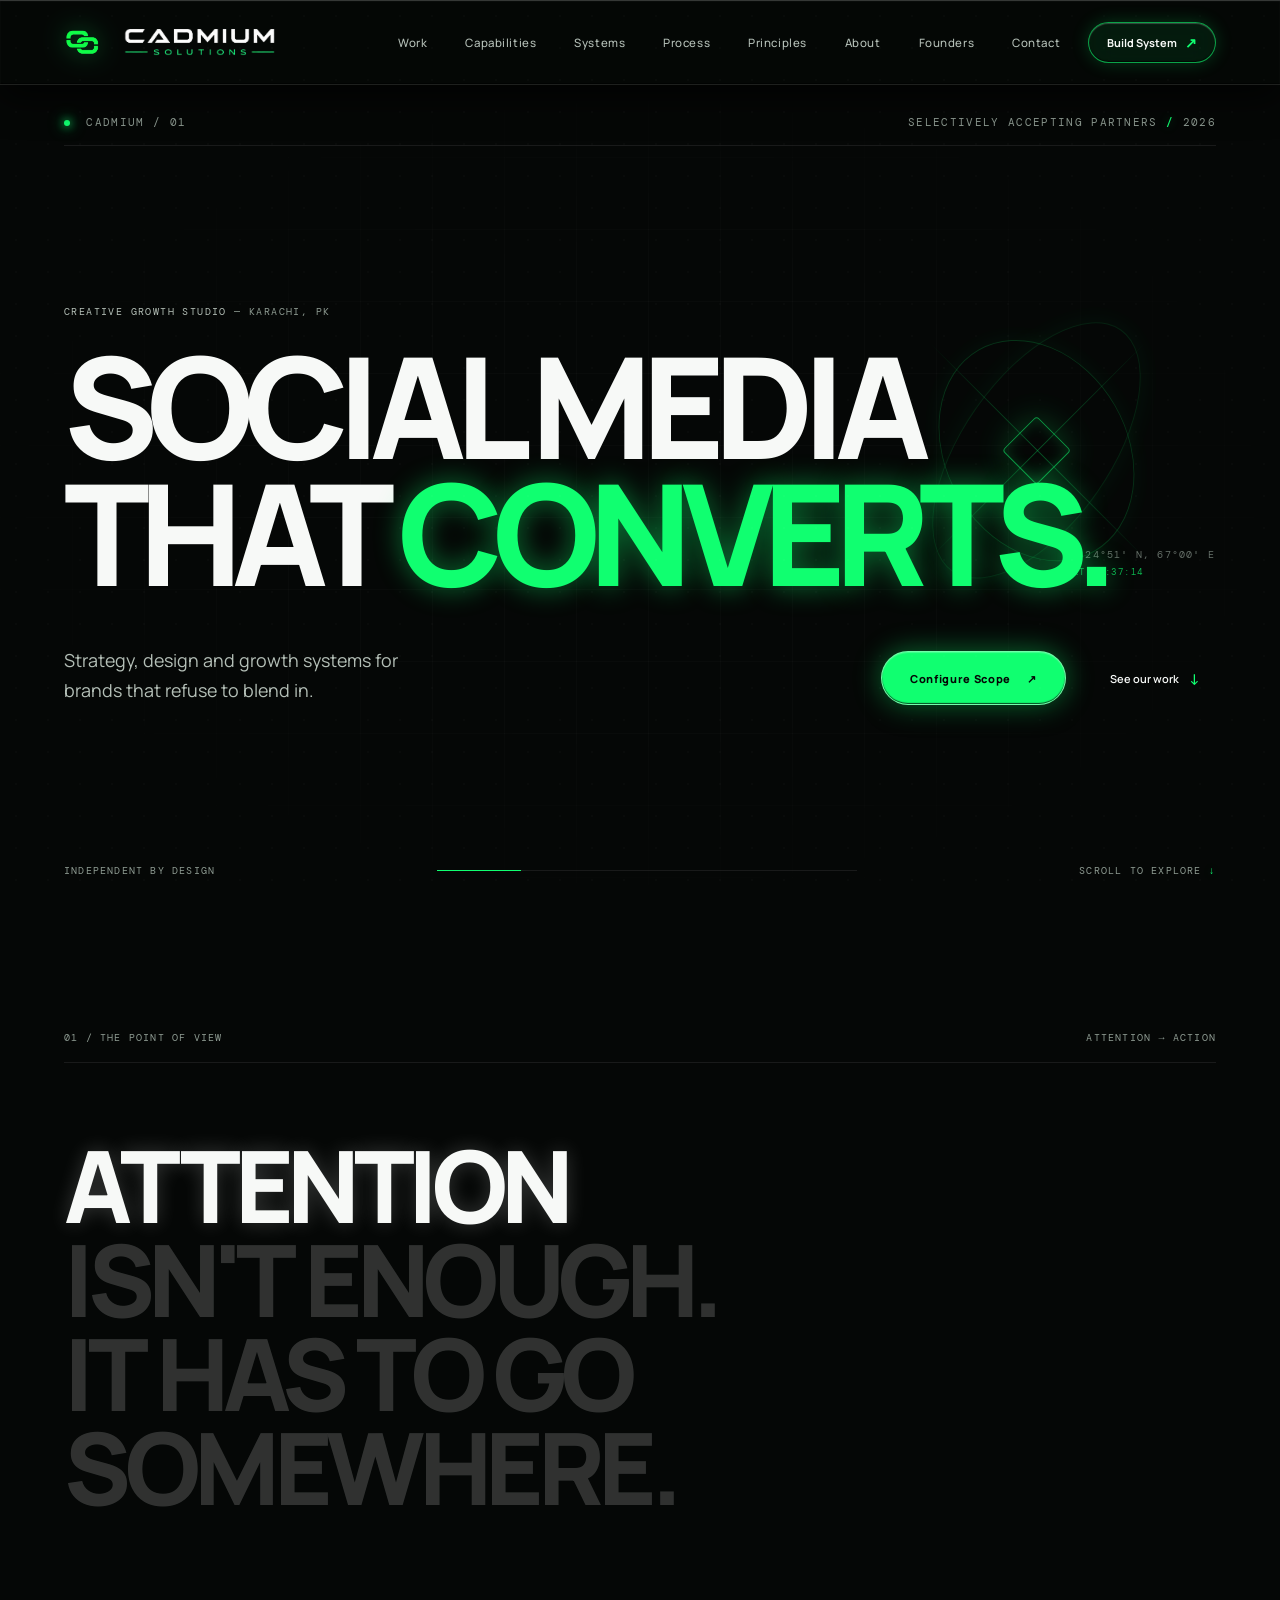
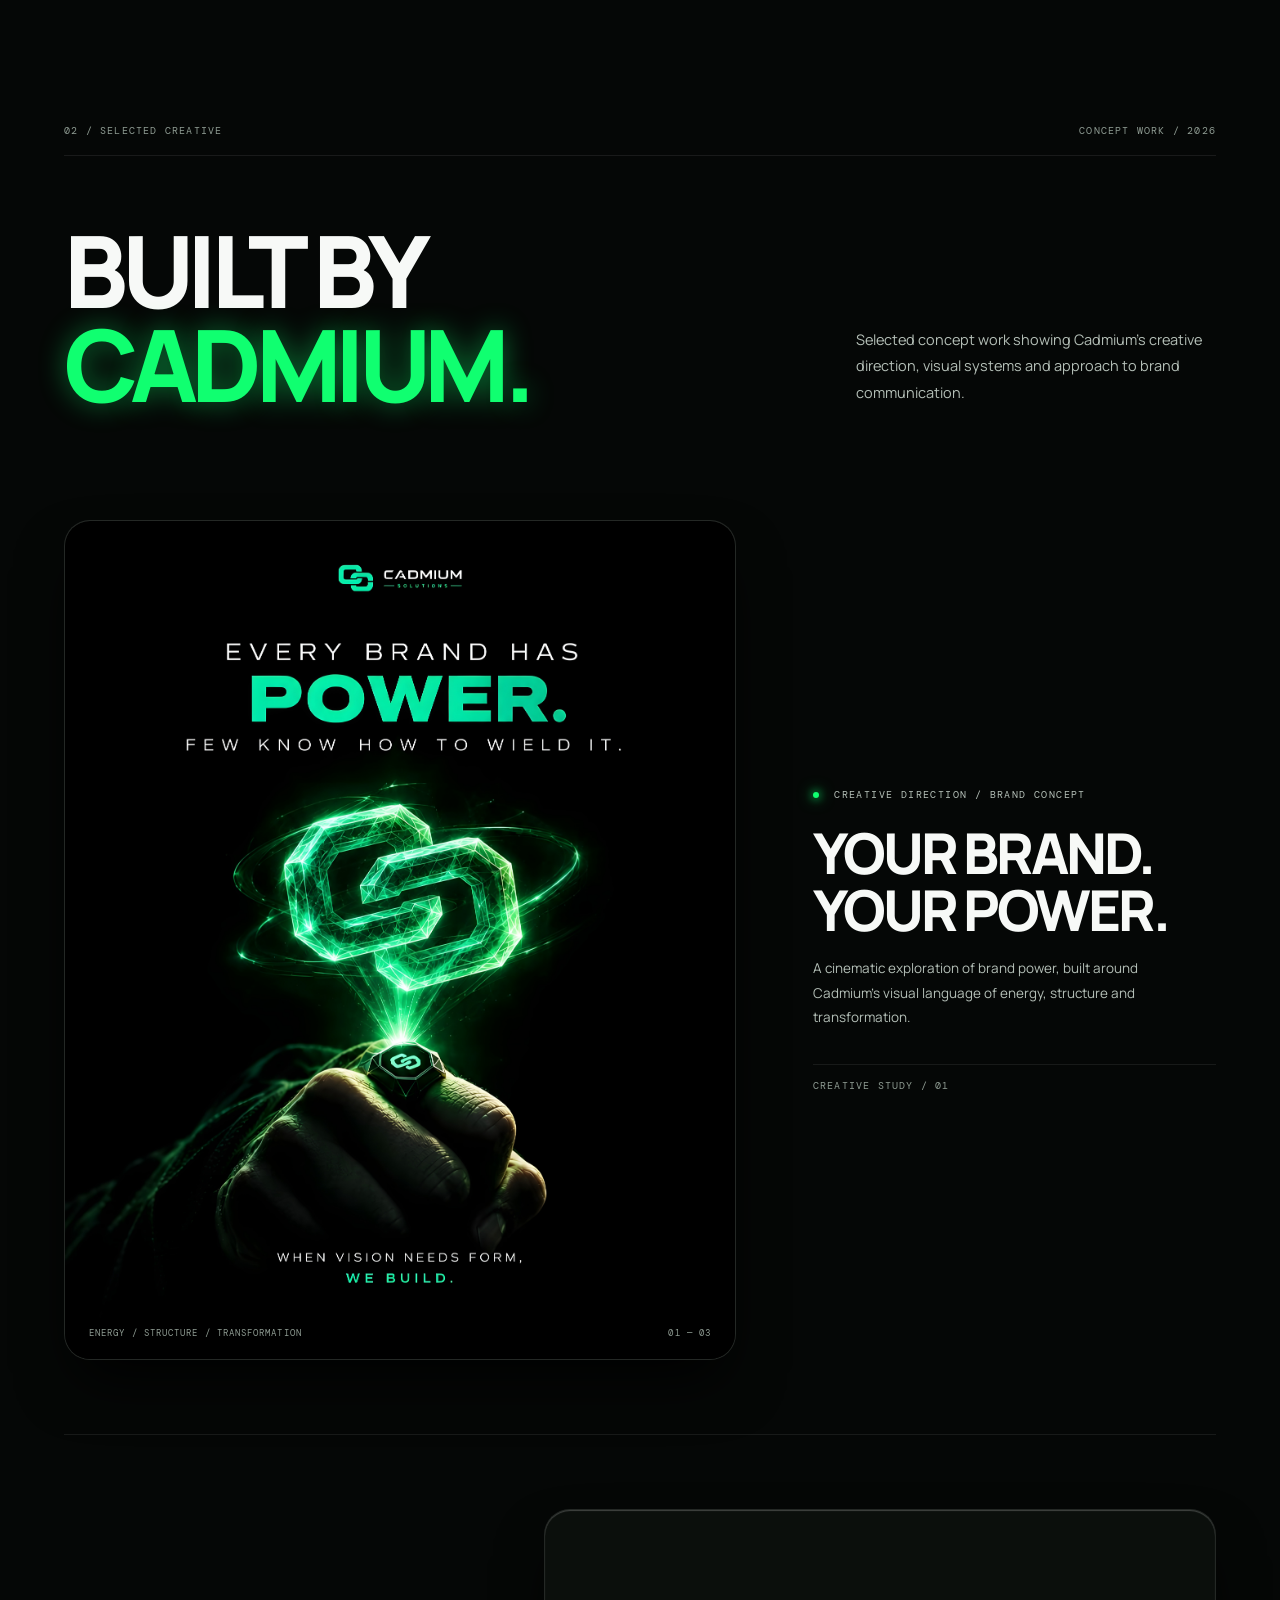
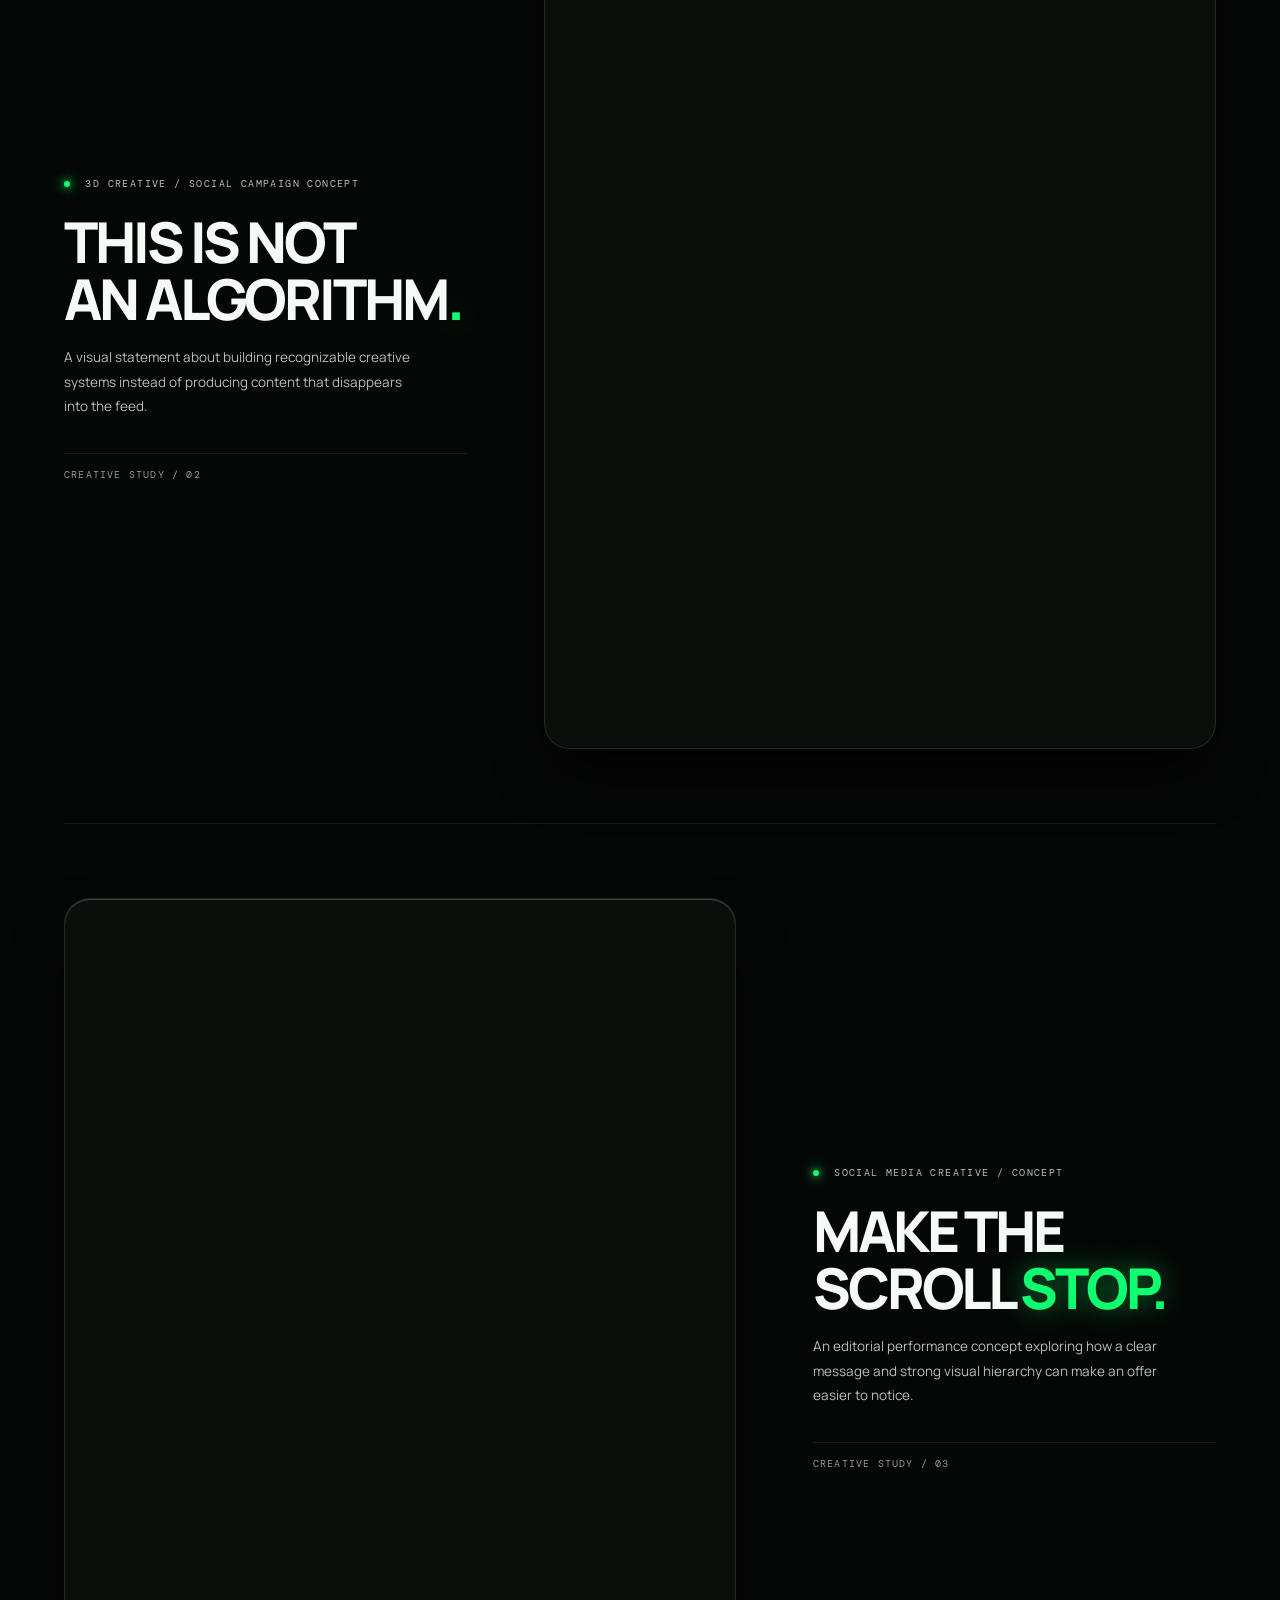
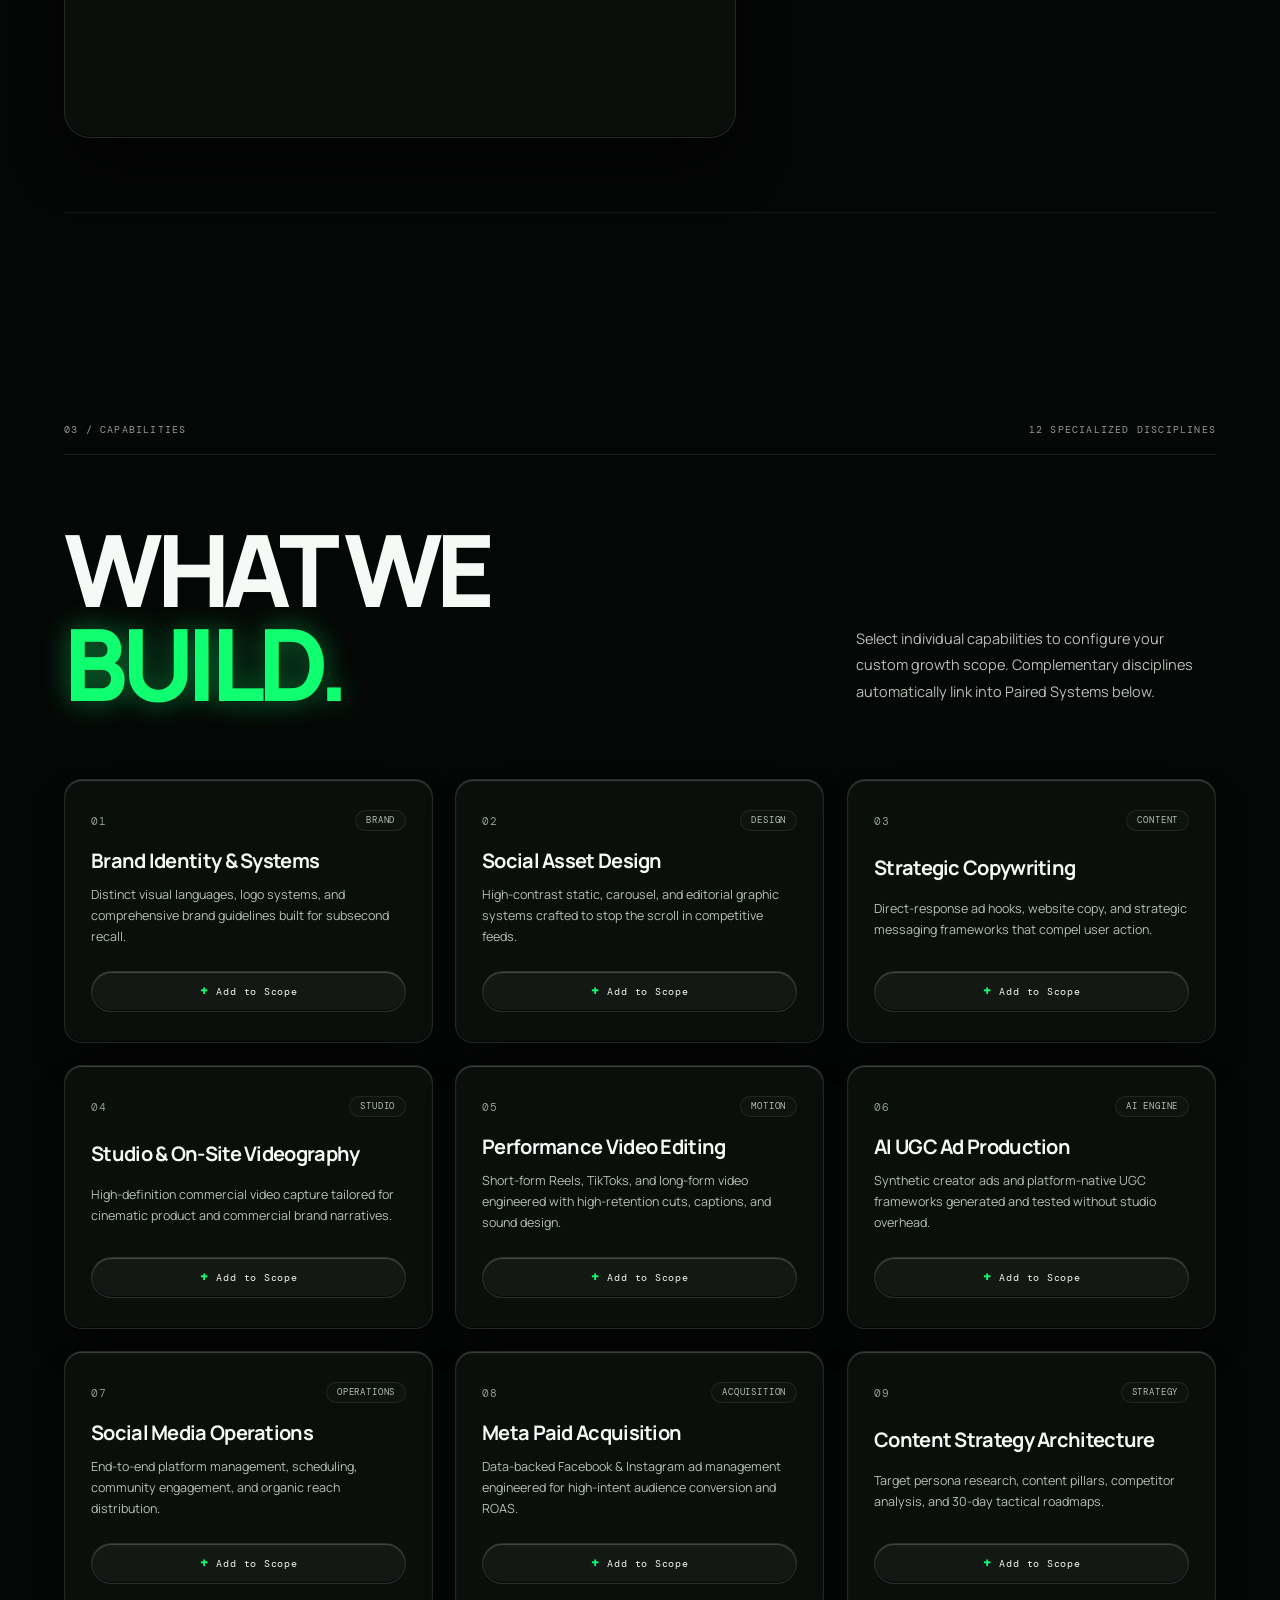
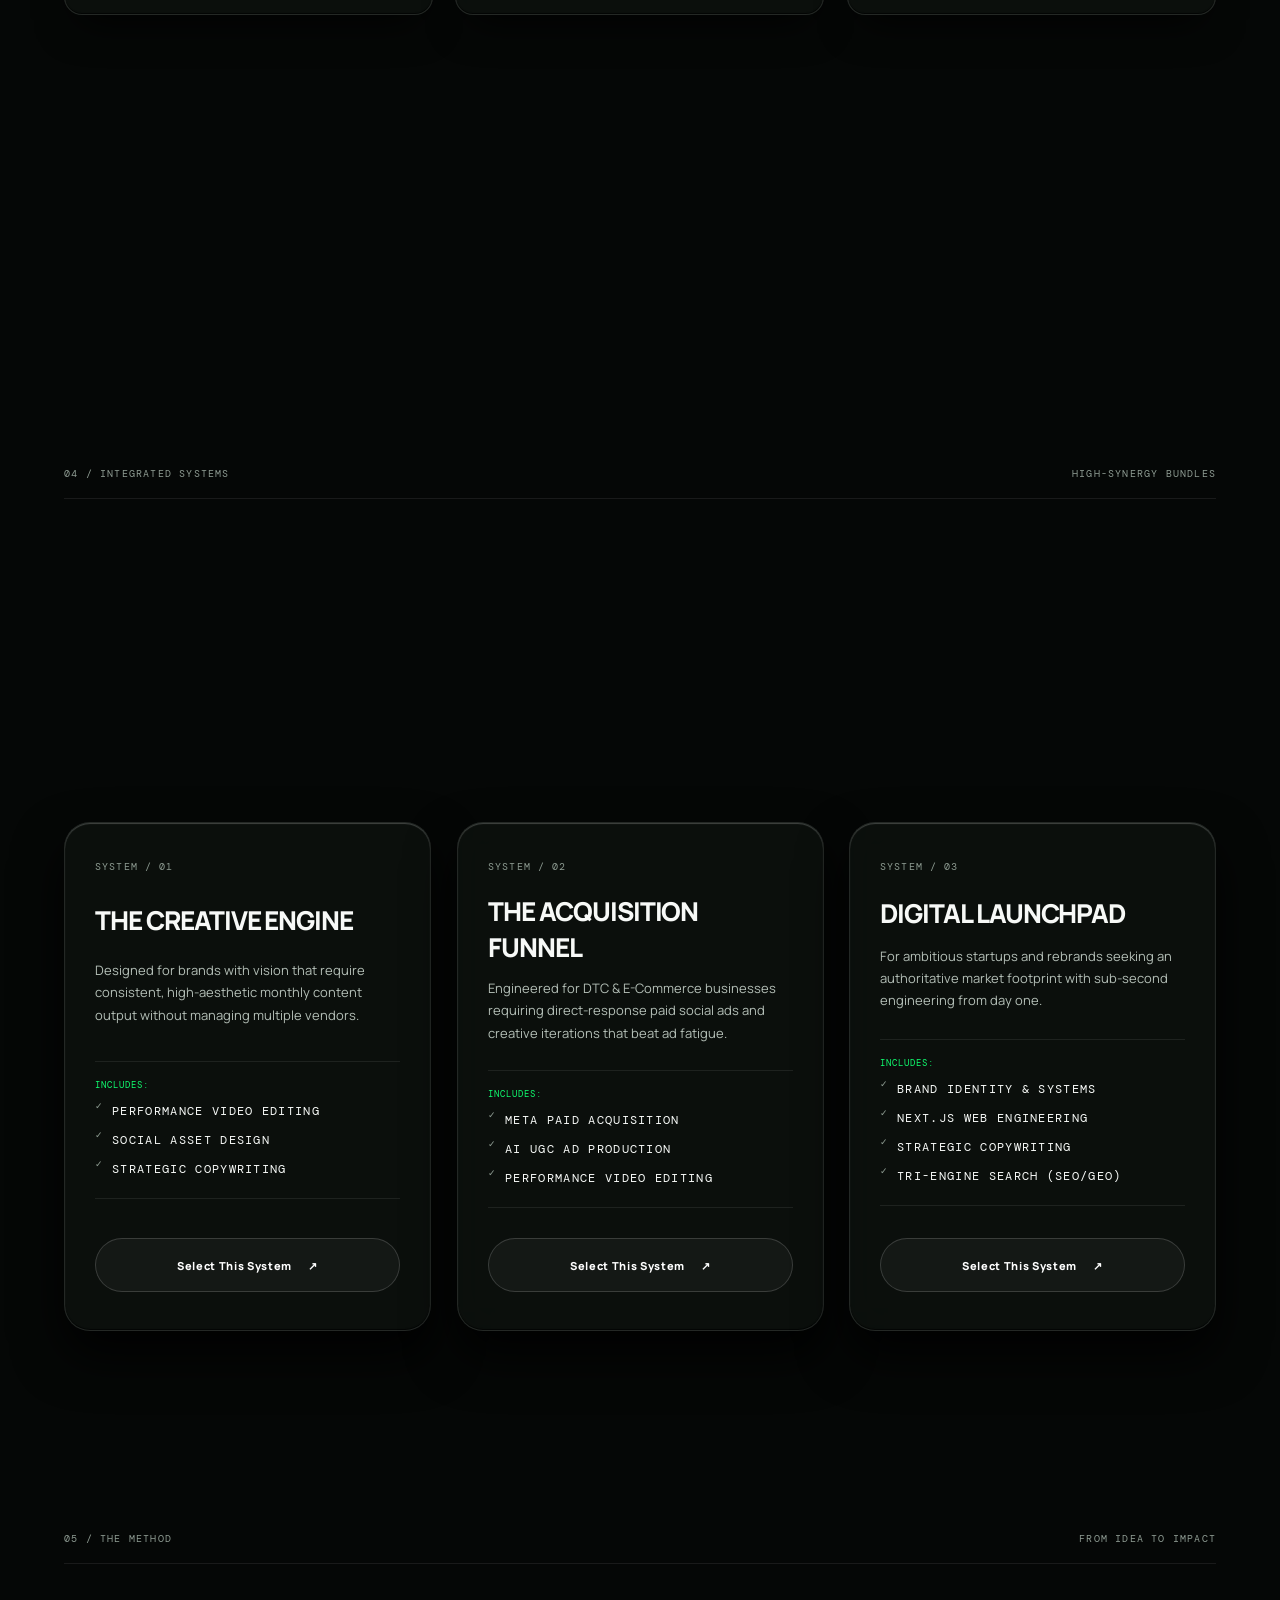
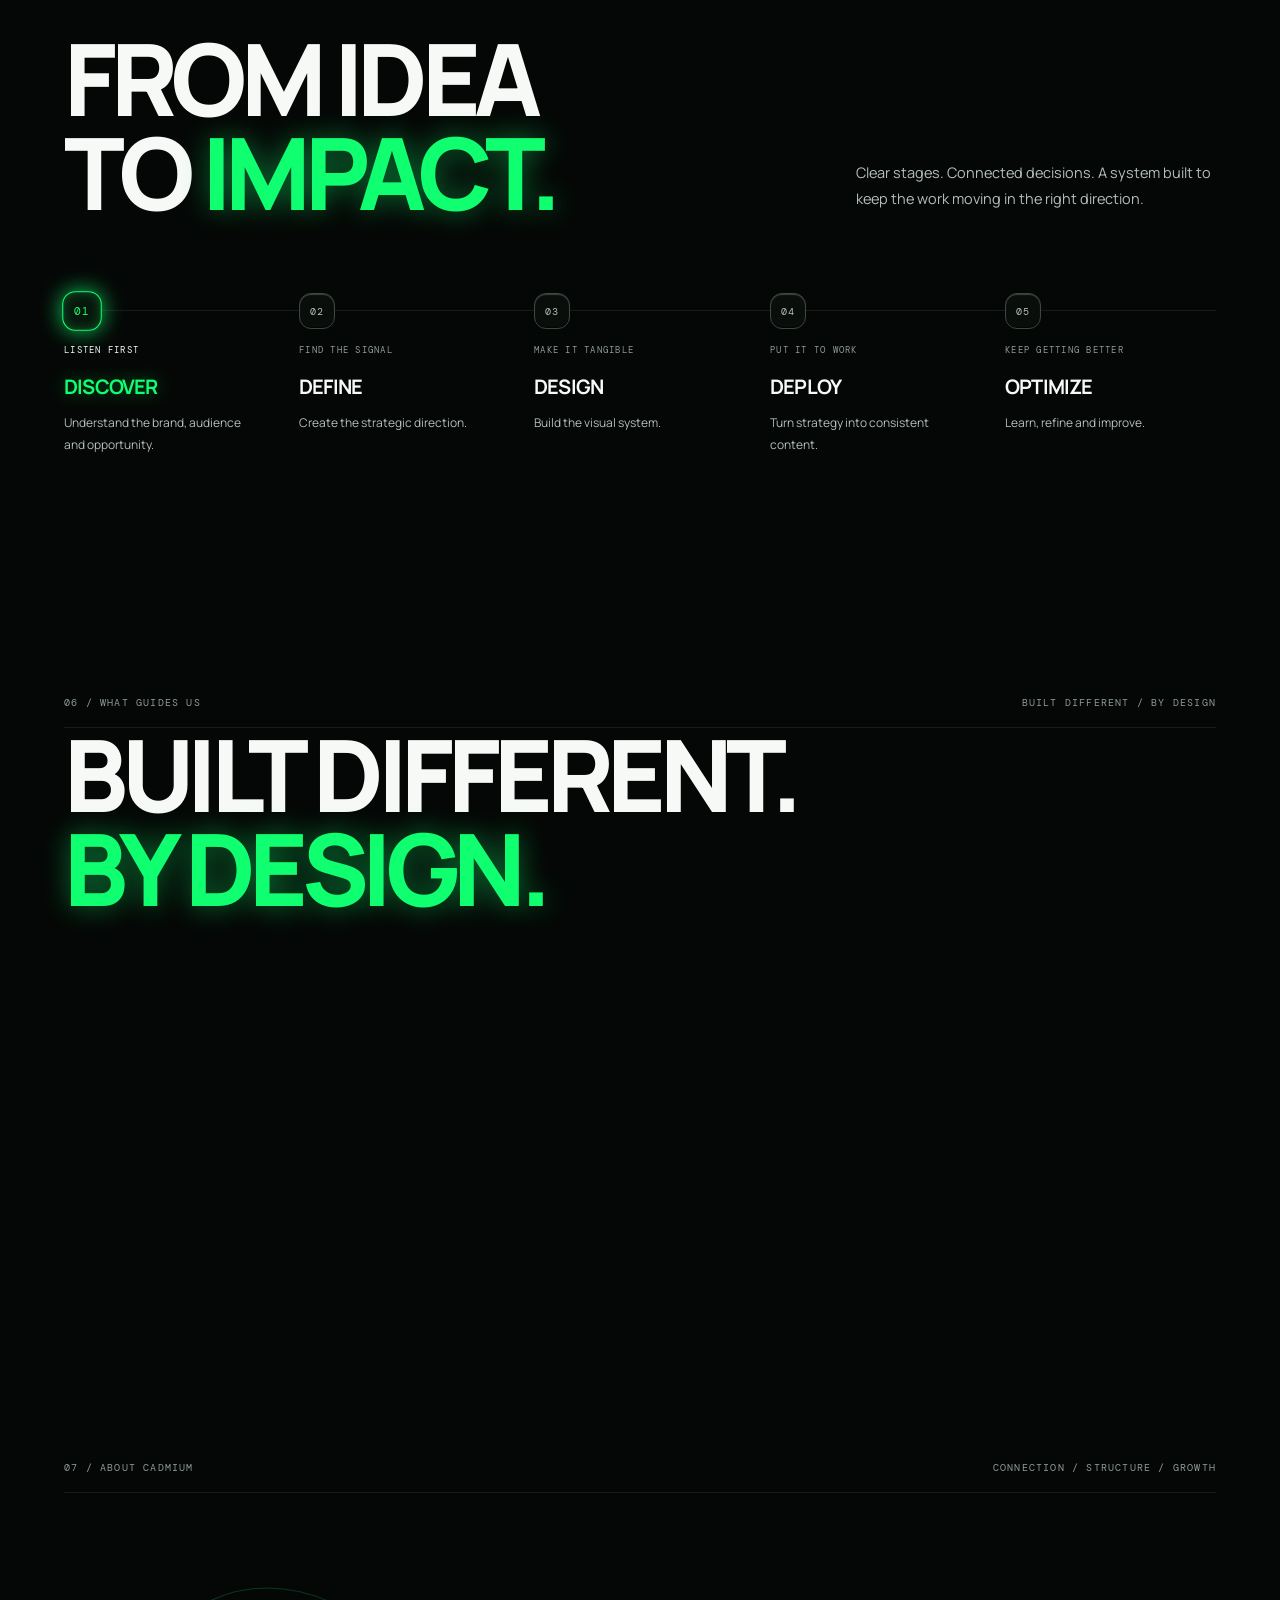
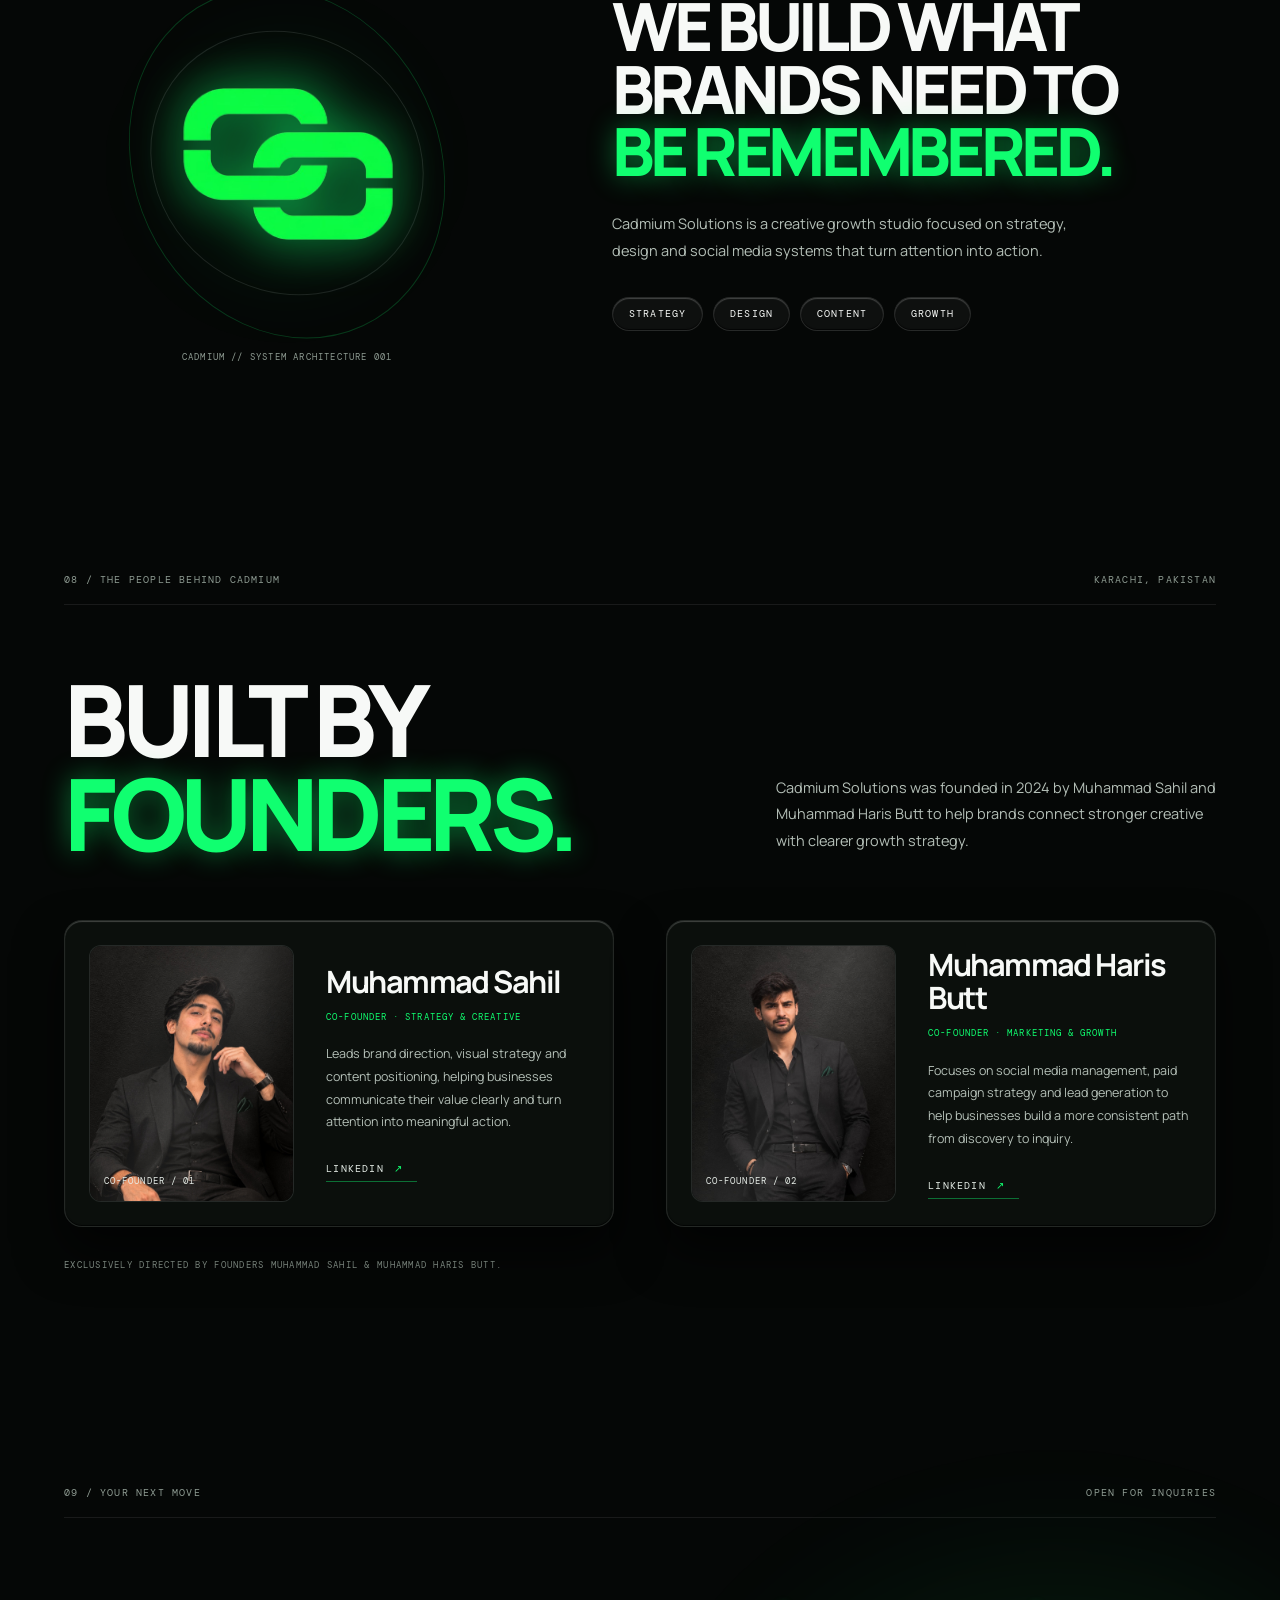
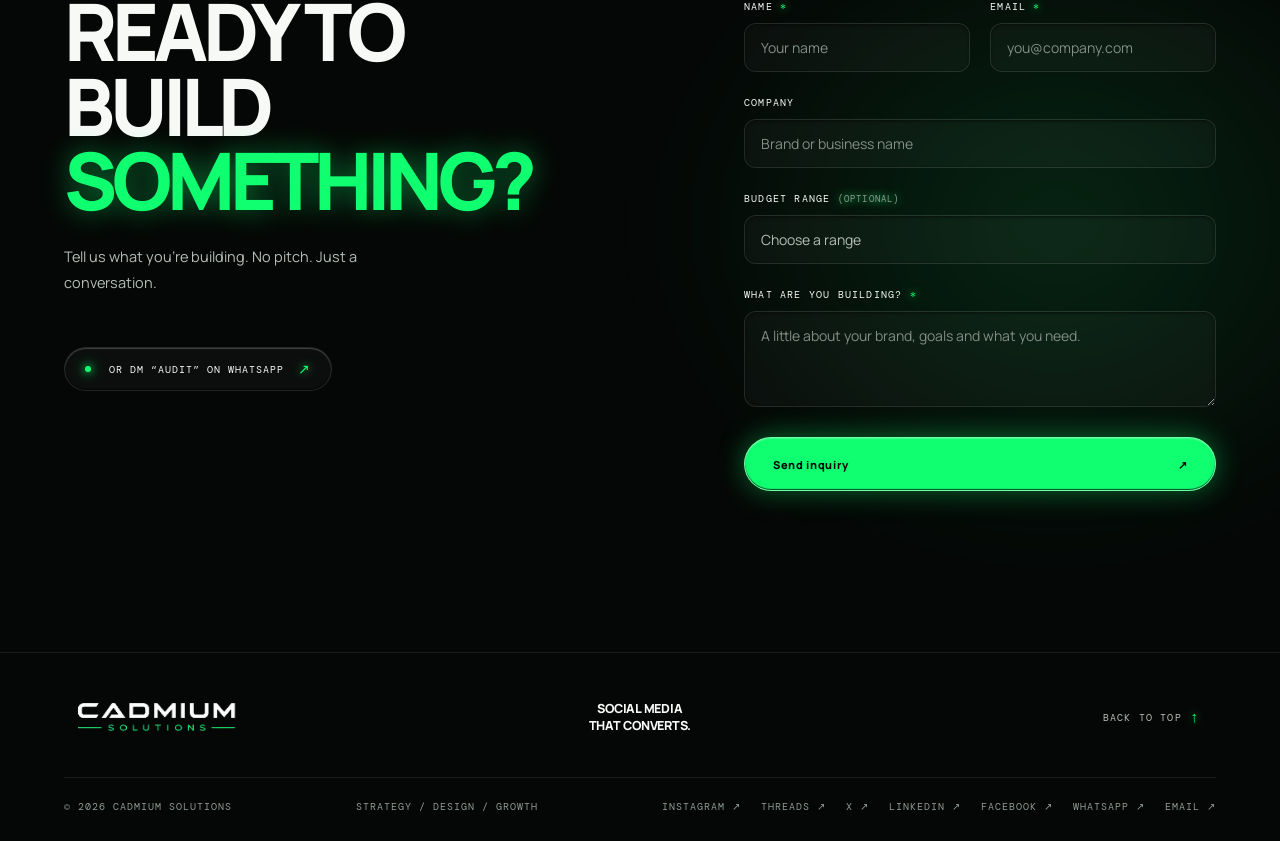
<file: index.html>
<!doctype html>
<html lang="en">
<head>
  <meta charset="utf-8">
  <meta name="viewport" content="width=device-width, initial-scale=1">
  <meta name="theme-color" content="#060807">
  <meta name="color-scheme" content="dark">
  <meta name="author" content="Cadmium Solutions">
  <meta name="referrer" content="strict-origin-when-cross-origin">

  <title>Cadmium Solutions | Digital Marketing &amp; Social Media Agency in Karachi</title>
  <meta name="description" content="Cadmium Solutions is a Karachi, Pakistan digital marketing agency founded by Muhammad Sahil and Muhammad Haris Butt. We build brand strategy, social media content and lead-generation systems.">
  <meta name="robots" content="index,follow">
  <link rel="canonical" href="https://www.cadmiumsolutions.com/">

  <!-- Open Graph -->
  <meta property="og:type" content="website">
  <meta property="og:site_name" content="Cadmium Solutions">
  <meta property="og:title" content="Cadmium Solutions | Digital Marketing &amp; Social Media Agency in Karachi">
  <meta property="og:description" content="Karachi-based digital marketing agency founded by Muhammad Sahil and Muhammad Haris Butt. Strategy, creative, social media and lead-generation systems.">
  <meta property="og:url" content="https://www.cadmiumsolutions.com/">
  <meta property="og:image" content="https://www.cadmiumsolutions.com/assets/cadmium-social-preview.jpg">
  <meta property="og:image:alt" content="Cadmium Solutions brand identity in black and luminous green">

  <!-- Twitter / X -->
  <meta name="twitter:card" content="summary_large_image">
  <meta name="twitter:title" content="Cadmium Solutions | Digital Marketing Agency in Karachi">
  <meta name="twitter:description" content="Brand strategy, social media content and lead-generation systems from Karachi, Pakistan.">

  <link rel="icon" type="image/png" href="assets/cadmium-mark.png">
  <link rel="apple-touch-icon" href="assets/cadmium-mark.jpg">

  <!-- Typography & Performance -->
  <link rel="preconnect" href="https://fonts.googleapis.com">
  <link rel="preconnect" href="https://fonts.gstatic.com" crossorigin>
  <link href="https://fonts.googleapis.com/css2?family=DM+Mono:wght@400;500&family=Manrope:wght@400;500;600;700;800&display=swap" rel="stylesheet">
  <link rel="stylesheet" href="styles.css">
  <script src="script.js" defer></script>

  <!-- Structured data -->
  <script type="application/ld+json">
{
  "@context": "https://schema.org",
  "@graph": [
    {
      "@type": "ProfessionalService",
      "@id": "https://www.cadmiumsolutions.com/#organization",
      "name": "Cadmium Solutions",
      "url": "https://www.cadmiumsolutions.com/",
      "logo": {
        "@type": "ImageObject",
        "url": "https://www.cadmiumsolutions.com/assets/cadmium-mark.png"
      },
      "image": "https://www.cadmiumsolutions.com/assets/cadmium-social-preview.jpg",
      "description": "Cadmium Solutions is a Karachi-based creative growth agency founded, owned, and led by Muhammad Sahil and Muhammad Haris Butt.",
      "foundingDate": "2024",
      "email": "cadmiumsolutions@gmail.com",
      "telephone": "+923319233463",
      "address": {
        "@type": "PostalAddress",
        "addressLocality": "Karachi",
        "addressRegion": "Sindh",
        "addressCountry": "PK"
      },
      "areaServed": [
        {
          "@type": "City",
          "name": "Karachi"
        },
        {
          "@type": "Country",
          "name": "Pakistan"
        }
      ],
      "founder": [
        {
          "@id": "https://www.cadmiumsolutions.com/#muhammad-sahil"
        },
        {
          "@id": "https://www.cadmiumsolutions.com/#muhammad-haris-butt"
        }
      ],
      "contactPoint": {
        "@type": "ContactPoint",
        "contactType": "business inquiries",
        "telephone": "+923319233463",
        "email": "cadmiumsolutions@gmail.com",
        "availableLanguage": ["English", "Urdu"]
      },
      "sameAs": [
        "https://www.linkedin.com/company/cadmium-solutions-official/",
        "https://www.facebook.com/cadmium.solutions.fb/",
        "https://www.instagram.com/cadmium.solutions/",
        "https://www.threads.net/@cadmium.solutions/",
        "https://x.com/CadmiumSols"
      ]
    },
    {
      "@type": "Person",
      "@id": "https://www.cadmiumsolutions.com/#muhammad-sahil",
      "name": "Muhammad Sahil",
      "jobTitle": "Co-Founder",
      "worksFor": {
        "@id": "https://www.cadmiumsolutions.com/#organization"
      },
      "sameAs": [
        "https://www.linkedin.com/in/muhammad-sahil-b94554281/",
        "https://www.facebook.com/Sahill110/",
        "https://www.instagram.com/sahill_110/",
        "https://www.threads.net/@sahill_110/"
      ]
    },
    {
      "@type": "Person",
      "@id": "https://www.cadmiumsolutions.com/#muhammad-haris-butt",
      "name": "Muhammad Haris Butt",
      "jobTitle": "Co-Founder",
      "worksFor": {
        "@id": "https://www.cadmiumsolutions.com/#organization"
      },
      "sameAs": [
        "https://www.linkedin.com/in/muhammad-haris-butt-0654472b1/",
        "https://www.facebook.com/haris.butt.539436/",
        "https://www.instagram.com/harryy._.03/",
        "https://www.threads.net/@harryy._.03/"
      ]
    },
    {
      "@type": "WebSite",
      "@id": "https://www.cadmiumsolutions.com/#website",
      "url": "https://www.cadmiumsolutions.com/",
      "name": "Cadmium Solutions",
      "publisher": {
        "@id": "https://www.cadmiumsolutions.com/#organization"
      },
      "inLanguage": "en"
    },
    {
      "@type": "WebPage",
      "@id": "https://www.cadmiumsolutions.com/#webpage",
      "url": "https://www.cadmiumsolutions.com/",
      "name": "Cadmium Solutions | Digital Marketing &amp; Social Media Agency in Karachi",
      "isPartOf": {
        "@id": "https://www.cadmiumsolutions.com/#website"
      },
      "about": {
        "@id": "https://www.cadmiumsolutions.com/#organization"
      },
      "inLanguage": "en"
    }
  ]
}
</script>
</head>

<body>
  <!-- 00. LIVING AMBIENT AURORA CANVAS (GPU LAYER PROMOTED) -->
  <div class="ambient-aurora-canvas" aria-hidden="true">
    <div class="aurora-orb aurora-orb-top"></div>
    <div class="aurora-orb aurora-orb-bottom"></div>
  </div>

  <a class="skip-link" href="#main">Skip to content</a>

  <div class="site-shell">
    <!-- RESTORED CLEAN STICKY HEADER WITH HAIRLINE PHOTON RAIL -->
    <header class="site-header" id="top">
      <div class="nav-wrap">
        <a class="brand" href="#top" aria-label="Cadmium Solutions home">
          <img
            class="brand-mark"
            src="assets/cadmium-mark.png"
            alt="Cadmium Solutions logo mark"
            width="1254"
            height="1254">
          <img
            class="brand-wordmark"
            src="assets/cadmium-wordmark.jpg"
            alt="Cadmium Solutions"
            width="907"
            height="174">
        </a>

        <button
          class="menu-toggle"
          type="button"
          aria-expanded="false"
          aria-controls="primary-nav"
          aria-label="Open navigation menu">
          <span></span><span></span>
        </button>

        <nav class="primary-nav" id="primary-nav" aria-label="Primary navigation">
          <a href="#work">Work</a>
          <a href="#services">Capabilities</a>
          <a href="#systems">Systems</a>
          <a href="#process">Process</a>
          <a href="#principles">Principles</a>
          <a href="#about">About</a>
          <a href="#founders">Founders</a>
          <a href="#contact">Contact</a>
          <a class="nav-cta" href="#systems">Build System <span aria-hidden="true">↗</span></a>
        </nav>
      </div>

      <!-- Hairline Scroll Photon Rail -->
      <div class="header-laser-progress" aria-hidden="true">
        <span class="header-laser-thumb" id="scroll-photon-rail"></span>
      </div>
    </header>

    <main id="main">
      <!-- 01. HERO SECTION -->
      <section class="hero section-pad" aria-labelledby="hero-title">
        <div class="hero-grid" aria-hidden="true"></div>

        <div class="hero-topline mono">
          <span><i class="status-dot"></i> CADMIUM / 01</span>
          <span>SELECTIVELY ACCEPTING PARTNERS <b>/</b> 2026</span>
        </div>

        <div class="hero-content">
          <p class="eyebrow reveal">CREATIVE GROWTH STUDIO <span>— KARACHI, PK</span></p>

          <h1 class="hero-title reveal" id="hero-title">
            SOCIAL MEDIA<br>THAT <span class="green-word">CONVERTS.</span>
          </h1>

          <div class="hero-bottom reveal">
            <p class="hero-copy">Strategy, design and growth systems for brands that refuse to blend in.</p>

            <div class="hero-actions">
              <a class="button button-primary magnetic-btn" id="hero-magnetic-btn" href="#systems">
                <span class="btn-label">Configure Scope</span> <span class="btn-arrow" aria-hidden="true">↗</span>
              </a>
              <a class="text-link" href="#work">See our work <span aria-hidden="true">↓</span></a>
            </div>
          </div>
        </div>

        <div class="hero-mark" aria-hidden="true">
          <span class="mark-cross cross-a"></span>
          <span class="mark-cross cross-b"></span>
          <div class="mark-orbit orbit-one"></div>
          <div class="mark-orbit orbit-two"></div>
          <div class="mark-core"></div>
          <div class="mark-coordinate mono">
            <span><i class="status-beacon"></i> 24°51' N, 67°00' E</span>
            <span class="live-clock" id="live-chronometer">PKT --:--:--</span>
          </div>
        </div>

        <div class="hero-foot mono">
          <span>INDEPENDENT BY DESIGN</span>
          <span class="hero-line"><i></i></span>
          <span>SCROLL TO EXPLORE <b>↓</b></span>
        </div>
      </section>

      <!-- 02. PHILOSOPHY SECTION (KINETIC SCRUB TYPOGRAPHY) -->
      <section class="philosophy section-pad" aria-labelledby="philosophy-title">
        <div class="section-kicker mono">
          <span>01 / THE POINT OF VIEW</span>
          <span>ATTENTION → ACTION</span>
        </div>

        <div class="philosophy-main">
          <h2 class="display-heading kinetic-scrub-text" id="philosophy-title">
            ATTENTION ISN'T ENOUGH. IT HAS TO GO SOMEWHERE.
          </h2>

          <div class="philosophy-aside reveal">
            <span class="side-index mono">A BETTER KIND OF SIGNAL</span>
            <p>We combine strategy, design and content to turn attention into meaningful action.</p>
            <div class="micro-rule"><span></span></div>
          </div>
        </div>
      </section>

      <!-- 03. SELECTED CREATIVE EXHIBITION (RESTORED 3-PIECE PORTRAIT EXHIBIT) -->
      <section class="work-section section-pad" id="work" aria-labelledby="work-title">
        <div class="section-kicker mono">
          <span>02 / SELECTED CREATIVE</span>
          <span>CONCEPT WORK / 2026</span>
        </div>

        <div class="section-heading-row">
          <h2 class="section-heading reveal" id="work-title">BUILT BY<br><span class="green-word">CADMIUM.</span></h2>
          <p class="section-intro reveal">Selected concept work showing Cadmium’s creative direction, visual systems and approach to brand communication.</p>
        </div>

        <!-- CREATIVE 01 -->
        <article class="creative-feature creative-one reveal" data-tilt-card>
          <div class="creative-media media-lantern has-artwork">
            <div class="specular-glare" aria-hidden="true"></div>
            <img
              class="creative-artwork"
              src="assets/creative-01-lantern.jpg"
              alt="Cadmium Lantern Ring concept featuring an electric-green energy construct."
              width="1080"
              height="1350"
              loading="lazy"
              decoding="async">

            <div class="media-bottomline mono">
              <span>ENERGY / STRUCTURE / TRANSFORMATION</span>
              <span>01 — 03</span>
            </div>
          </div>

          <div class="creative-copy">
            <p class="eyebrow mono"><span class="green-dot"></span> CREATIVE DIRECTION / BRAND CONCEPT</p>
            <h3>YOUR BRAND.<br>YOUR POWER.</h3>
            <p>A cinematic exploration of brand power, built around Cadmium's visual language of energy, structure and transformation.</p>
            <span class="creative-number mono">CREATIVE STUDY / 01</span>
          </div>
        </article>

        <!-- CREATIVE 02 -->
        <article class="creative-feature creative-two reveal" data-tilt-card>
          <div class="creative-copy">
            <p class="eyebrow mono"><span class="green-dot"></span> 3D CREATIVE / SOCIAL CAMPAIGN CONCEPT</p>
            <h3>THIS IS NOT<br>AN ALGORITHM<span class="green-word">.</span></h3>
            <p>A visual statement about building recognizable creative systems instead of producing content that disappears into the feed.</p>
            <span class="creative-number mono">CREATIVE STUDY / 02</span>
          </div>

          <div class="creative-media media-chain has-artwork">
            <div class="specular-glare" aria-hidden="true"></div>
            <img
              class="creative-artwork"
              src="assets/creative-02-chain.webp"
              alt="Cadmium creative concept featuring a large three-dimensional interlocking chain."
              width="1080"
              height="1350"
              loading="lazy"
              decoding="async">
          </div>
        </article>

        <!-- CREATIVE 03 -->
        <article class="creative-feature creative-three reveal" data-tilt-card>
          <div class="creative-media media-performance has-artwork">
            <div class="specular-glare" aria-hidden="true"></div>
            <img
              class="creative-artwork"
              src="assets/creative-03-profile-taps.webp"
              alt="Cadmium performance creative concept featuring plus 300 percent inbound profile taps."
              width="1080"
              height="1350"
              loading="lazy"
              decoding="async">
          </div>

          <div class="creative-copy">
            <p class="eyebrow mono"><span class="green-dot"></span> SOCIAL MEDIA CREATIVE / CONCEPT</p>
            <h3>MAKE THE<br>SCROLL <span class="green-word">STOP.</span></h3>
            <p>An editorial performance concept exploring how a clear message and strong visual hierarchy can make an offer easier to notice.</p>
            <span class="creative-number mono">CREATIVE STUDY / 03</span>
          </div>
        </article>
      </section>

      <!-- 04. CAPABILITIES CONFIGURATOR & DELIVERABLES ENGINE -->
      <section class="services-section section-pad" id="services" aria-labelledby="services-title">
        <div class="section-kicker mono">
          <span>03 / CAPABILITIES</span>
          <span>12 SPECIALIZED DISCIPLINES</span>
        </div>

        <div class="services-head">
          <h2 class="section-heading reveal" id="services-title">WHAT WE<br><span class="green-word">BUILD.</span></h2>
          <p class="section-intro reveal">Select individual capabilities to configure your custom growth scope. Complementary disciplines automatically link into Paired Systems below.</p>
        </div>

        <div class="services-interactive-grid" id="services-grid">
          <!-- PILLAR 01: BRAND & CREATIVE -->
          <article class="service-pill-liquid reveal" data-service-id="brand-id">
            <div class="pill-header">
              <span class="mono pill-num">01</span>
              <span class="pill-category mono">BRAND</span>
            </div>
            <h3>Brand Identity &amp; Systems</h3>
            <p>Distinct visual languages, logo systems, and comprehensive brand guidelines built for subsecond recall.</p>
            <button type="button" class="pill-toggle" aria-pressed="false" data-service-trigger="brand-id">
              <span class="pill-toggle-icon">+</span> <span class="pill-toggle-text">Add to Scope</span>
            </button>
          </article>

          <article class="service-pill-liquid reveal" data-service-id="asset-design">
            <div class="pill-header">
              <span class="mono pill-num">02</span>
              <span class="pill-category mono">DESIGN</span>
            </div>
            <h3>Social Asset Design</h3>
            <p>High-contrast static, carousel, and editorial graphic systems crafted to stop the scroll in competitive feeds.</p>
            <button type="button" class="pill-toggle" aria-pressed="false" data-service-trigger="asset-design">
              <span class="pill-toggle-icon">+</span> <span class="pill-toggle-text">Add to Scope</span>
            </button>
          </article>

          <article class="service-pill-liquid reveal" data-service-id="copywriting">
            <div class="pill-header">
              <span class="mono pill-num">03</span>
              <span class="pill-category mono">CONTENT</span>
            </div>
            <h3>Strategic Copywriting</h3>
            <p>Direct-response ad hooks, website copy, and strategic messaging frameworks that compel user action.</p>
            <button type="button" class="pill-toggle" aria-pressed="false" data-service-trigger="copywriting">
              <span class="pill-toggle-icon">+</span> <span class="pill-toggle-text">Add to Scope</span>
            </button>
          </article>

          <!-- PILLAR 02: VIDEO & CONTENT -->
          <article class="service-pill-liquid reveal" data-service-id="videography">
            <div class="pill-header">
              <span class="mono pill-num">04</span>
              <span class="pill-category mono">STUDIO</span>
            </div>
            <h3>Studio &amp; On-Site Videography</h3>
            <p>High-definition commercial video capture tailored for cinematic product and commercial brand narratives.</p>
            <button type="button" class="pill-toggle" aria-pressed="false" data-service-trigger="videography">
              <span class="pill-toggle-icon">+</span> <span class="pill-toggle-text">Add to Scope</span>
            </button>
          </article>

          <article class="service-pill-liquid reveal" data-service-id="video-editing">
            <div class="pill-header">
              <span class="mono pill-num">05</span>
              <span class="pill-category mono">MOTION</span>
            </div>
            <h3>Performance Video Editing</h3>
            <p>Short-form Reels, TikToks, and long-form video engineered with high-retention cuts, captions, and sound design.</p>
            <button type="button" class="pill-toggle" aria-pressed="false" data-service-trigger="video-editing">
              <span class="pill-toggle-icon">+</span> <span class="pill-toggle-text">Add to Scope</span>
            </button>
          </article>

          <article class="service-pill-liquid reveal" data-service-id="ai-ugc">
            <div class="pill-header">
              <span class="mono pill-num">06</span>
              <span class="pill-category mono">AI ENGINE</span>
            </div>
            <h3>AI UGC Ad Production</h3>
            <p>Synthetic creator ads and platform-native UGC frameworks generated and tested without studio overhead.</p>
            <button type="button" class="pill-toggle" aria-pressed="false" data-service-trigger="ai-ugc">
              <span class="pill-toggle-icon">+</span> <span class="pill-toggle-text">Add to Scope</span>
            </button>
          </article>

          <!-- PILLAR 03: GROWTH & SOCIAL -->
          <article class="service-pill-liquid reveal" data-service-id="social-ops">
            <div class="pill-header">
              <span class="mono pill-num">07</span>
              <span class="pill-category mono">OPERATIONS</span>
            </div>
            <h3>Social Media Operations</h3>
            <p>End-to-end platform management, scheduling, community engagement, and organic reach distribution.</p>
            <button type="button" class="pill-toggle" aria-pressed="false" data-service-trigger="social-ops">
              <span class="pill-toggle-icon">+</span> <span class="pill-toggle-text">Add to Scope</span>
            </button>
          </article>

          <article class="service-pill-liquid reveal" data-service-id="meta-ads">
            <div class="pill-header">
              <span class="mono pill-num">08</span>
              <span class="pill-category mono">ACQUISITION</span>
            </div>
            <h3>Meta Paid Acquisition</h3>
            <p>Data-backed Facebook &amp; Instagram ad management engineered for high-intent audience conversion and ROAS.</p>
            <button type="button" class="pill-toggle" aria-pressed="false" data-service-trigger="meta-ads">
              <span class="pill-toggle-icon">+</span> <span class="pill-toggle-text">Add to Scope</span>
            </button>
          </article>

          <article class="service-pill-liquid reveal" data-service-id="content-strat">
            <div class="pill-header">
              <span class="mono pill-num">09</span>
              <span class="pill-category mono">STRATEGY</span>
            </div>
            <h3>Content Strategy Architecture</h3>
            <p>Target persona research, content pillars, competitor analysis, and 30-day tactical roadmaps.</p>
            <button type="button" class="pill-toggle" aria-pressed="false" data-service-trigger="content-strat">
              <span class="pill-toggle-icon">+</span> <span class="pill-toggle-text">Add to Scope</span>
            </button>
          </article>

          <!-- PILLAR 04: PLATFORMS & COMMERCE -->
          <article class="service-pill-liquid reveal" data-service-id="web-eng">
            <div class="pill-header">
              <span class="mono pill-num">10</span>
              <span class="pill-category mono">PLATFORMS</span>
            </div>
            <h3>Next.js Web Engineering</h3>
            <p>Sub-second, custom-coded web architectures that load in micro-seconds and turn visitors into pipeline.</p>
            <button type="button" class="pill-toggle" aria-pressed="false" data-service-trigger="web-eng">
              <span class="pill-toggle-icon">+</span> <span class="pill-toggle-text">Add to Scope</span>
            </button>
          </article>

          <article class="service-pill-liquid reveal" data-service-id="ecom-stores">
            <div class="pill-header">
              <span class="mono pill-num">11</span>
              <span class="pill-category mono">COMMERCE</span>
            </div>
            <h3>E-Commerce Storefronts</h3>
            <p>High-converting Shopify and headless commerce platforms built for 1-click purchases and frictionless UX.</p>
            <button type="button" class="pill-toggle" aria-pressed="false" data-service-trigger="ecom-stores">
              <span class="pill-toggle-icon">+</span> <span class="pill-toggle-text">Add to Scope</span>
            </button>
          </article>

          <article class="service-pill-liquid reveal" data-service-id="seo-geo">
            <div class="pill-header">
              <span class="mono pill-num">12</span>
              <span class="pill-category mono">SEARCH</span>
            </div>
            <h3>Tri-Engine Search (SEO / AEO / GEO)</h3>
            <p>Technical site auditing, voice search capture, and LLM citation optimization (ChatGPT &amp; Perplexity AI).</p>
            <button type="button" class="pill-toggle" aria-pressed="false" data-service-trigger="seo-geo">
              <span class="pill-toggle-icon">+</span> <span class="pill-toggle-text">Add to Scope</span>
            </button>
          </article>
        </div>
      </section>

      <!-- 05. PAIRED SYSTEMS (HIGH-SYNERGY BUNDLES) -->
      <section class="systems-section section-pad" id="systems" aria-labelledby="systems-title">
        <div class="section-kicker mono">
          <span>04 / INTEGRATED SYSTEMS</span>
          <span>HIGH-SYNERGY BUNDLES</span>
        </div>

        <div class="services-head">
          <h2 class="section-heading reveal" id="systems-title">PAIRED<br><span class="green-word">SYSTEMS.</span></h2>
          <p class="section-intro reveal">Disciplines that multiply each other's return. Selecting a system auto-selects its components above. Selecting matching components highlights the system here.</p>
        </div>

        <div class="systems-grid">
          <!-- BUNDLE 1: THE CREATIVE ENGINE -->
          <article class="system-card-liquid reveal" id="bundle-creative-engine" data-bundle="creative-engine" data-bundle-services="video-editing,asset-design,copywriting">
            <div class="bundle-badge mono">
              <span>SYSTEM / 01</span>
              <span class="match-indicator">BUNDLE MATCHED</span>
            </div>
            <h3 class="bundle-title">THE CREATIVE ENGINE</h3>
            <p class="bundle-desc">Designed for brands with vision that require consistent, high-aesthetic monthly content output without managing multiple vendors.</p>
            <div class="bundle-includes mono">
              <span>INCLUDES:</span>
              <ul>
                <li data-bundle-item="video-editing"><span class="check-icon">✓</span> Performance Video Editing</li>
                <li data-bundle-item="asset-design"><span class="check-icon">✓</span> Social Asset Design</li>
                <li data-bundle-item="copywriting"><span class="check-icon">✓</span> Strategic Copywriting</li>
              </ul>
            </div>
            <button type="button" class="button bundle-cta" data-bundle-trigger="creative-engine">
              Select This System <span aria-hidden="true">↗</span>
            </button>
          </article>

          <!-- BUNDLE 2: THE PERFORMANCE FUNNEL -->
          <article class="system-card-liquid reveal" id="bundle-performance-funnel" data-bundle="performance-funnel" data-bundle-services="meta-ads,ai-ugc,video-editing">
            <div class="bundle-badge mono">
              <span>SYSTEM / 02</span>
              <span class="match-indicator">BUNDLE MATCHED</span>
            </div>
            <h3 class="bundle-title">THE ACQUISITION FUNNEL</h3>
            <p class="bundle-desc">Engineered for DTC &amp; E-Commerce businesses requiring direct-response paid social ads and creative iterations that beat ad fatigue.</p>
            <div class="bundle-includes mono">
              <span>INCLUDES:</span>
              <ul>
                <li data-bundle-item="meta-ads"><span class="check-icon">✓</span> Meta Paid Acquisition</li>
                <li data-bundle-item="ai-ugc"><span class="check-icon">✓</span> AI UGC Ad Production</li>
                <li data-bundle-item="video-editing"><span class="check-icon">✓</span> Performance Video Editing</li>
              </ul>
            </div>
            <button type="button" class="button bundle-cta" data-bundle-trigger="performance-funnel">
              Select This System <span aria-hidden="true">↗</span>
            </button>
          </article>

          <!-- BUNDLE 3: THE DIGITAL LAUNCHPAD -->
          <article class="system-card-liquid reveal" id="bundle-digital-launchpad" data-bundle="digital-launchpad" data-bundle-services="brand-id,web-eng,copywriting,seo-geo">
            <div class="bundle-badge mono">
              <span>SYSTEM / 03</span>
              <span class="match-indicator">BUNDLE MATCHED</span>
            </div>
            <h3 class="bundle-title">DIGITAL LAUNCHPAD</h3>
            <p class="bundle-desc">For ambitious startups and rebrands seeking an authoritative market footprint with sub-second engineering from day one.</p>
            <div class="bundle-includes mono">
              <span>INCLUDES:</span>
              <ul>
                <li data-bundle-item="brand-id"><span class="check-icon">✓</span> Brand Identity &amp; Systems</li>
                <li data-bundle-item="web-eng"><span class="check-icon">✓</span> Next.js Web Engineering</li>
                <li data-bundle-item="copywriting"><span class="check-icon">✓</span> Strategic Copywriting</li>
                <li data-bundle-item="seo-geo"><span class="check-icon">✓</span> Tri-Engine Search (SEO/GEO)</li>
              </ul>
            </div>
            <button type="button" class="button bundle-cta" data-bundle-trigger="digital-launchpad">
              Select This System <span aria-hidden="true">↗</span>
            </button>
          </article>
        </div>
      </section>

      <!-- 06. PROCESS / METHOD (LASER CONDUIT TRACER) -->
      <section class="process-section section-pad" id="process" aria-labelledby="process-title">
        <div class="section-kicker mono">
          <span>05 / THE METHOD</span>
          <span>FROM IDEA TO IMPACT</span>
        </div>

        <div class="section-heading-row process-heading">
          <h2 class="section-heading reveal" id="process-title">FROM IDEA<br>TO <span class="green-word">IMPACT.</span></h2>
          <p class="section-intro reveal">Clear stages. Connected decisions. A system built to keep the work moving in the right direction.</p>
        </div>

        <ol class="process-track" aria-label="Our 5-step methodology">
          <div class="process-line" aria-hidden="true"><span class="process-line-progress"></span></div>

          <li class="process-step reveal" data-process-step>
            <span class="process-node mono" aria-hidden="true">01</span>
            <p class="eyebrow mono">LISTEN FIRST</p>
            <h3>DISCOVER</h3>
            <p>Understand the brand, audience and opportunity.</p>
          </li>

          <li class="process-step reveal" data-process-step>
            <span class="process-node mono" aria-hidden="true">02</span>
            <p class="eyebrow mono">FIND THE SIGNAL</p>
            <h3>DEFINE</h3>
            <p>Create the strategic direction.</p>
          </li>

          <li class="process-step reveal" data-process-step>
            <span class="process-node mono" aria-hidden="true">03</span>
            <p class="eyebrow mono">MAKE IT TANGIBLE</p>
            <h3>DESIGN</h3>
            <p>Build the visual system.</p>
          </li>

          <li class="process-step reveal" data-process-step>
            <span class="process-node mono" aria-hidden="true">04</span>
            <p class="eyebrow mono">PUT IT TO WORK</p>
            <h3>DEPLOY</h3>
            <p>Turn strategy into consistent content.</p>
          </li>

          <li class="process-step reveal" data-process-step>
            <span class="process-node mono" aria-hidden="true">05</span>
            <p class="eyebrow mono">KEEP GETTING BETTER</p>
            <h3>OPTIMIZE</h3>
            <p>Learn, refine and improve.</p>
          </li>
        </ol>
      </section>

      <!-- 07. PRINCIPLES: THE EDGE-TO-EDGE ELEVATED RIBBON RUNWAY -->
      <section class="principles-ribbon-section" id="principles" aria-labelledby="principles-title">
        <div class="section-pad">
          <div class="section-kicker mono">
            <span>06 / WHAT GUIDES US</span>
            <span>BUILT DIFFERENT / BY DESIGN</span>
          </div>
          <h2 class="section-heading reveal" id="principles-title">BUILT DIFFERENT.<br><span class="green-word">BY DESIGN.</span></h2>
        </div>

        <!-- FULL-BLEED MONOLITHIC PEDESTAL RUNWAY -->
        <div class="principles-full-ribbon reveal">
          <div class="ribbon-laser-edge edge-top" aria-hidden="true"></div>

          <div class="ribbon-track">
            <!-- BAY 01 -->
            <article class="ribbon-bay">
              <div class="bay-header mono">
                <span class="bay-num">01 /</span>
                <span class="bay-tag">// PILLAR: INTENT</span>
              </div>
              <h3>STRATEGY<br>BEFORE NOISE.</h3>
              <p>Every creative decision must have a commercial reason. We don't produce filler.</p>
            </article>

            <!-- BAY 02 -->
            <article class="ribbon-bay">
              <div class="bay-header mono">
                <span class="bay-num">02 /</span>
                <span class="bay-tag">// PILLAR: COMMUNICATE</span>
              </div>
              <h3>DESIGN WITH<br>DIRECTION.</h3>
              <p>Aesthetic beauty is meaningless if it fails to convert attention into pipeline.</p>
            </article>

            <!-- BAY 03 -->
            <article class="ribbon-bay">
              <div class="bay-header mono">
                <span class="bay-num">03 /</span>
                <span class="bay-tag">// PILLAR: COHESION</span>
              </div>
              <h3>SYSTEMS, NOT<br>RANDOM POSTS.</h3>
              <p>Every asset is engineered to fit into a self-reinforcing brand ecosystem.</p>
            </article>

            <!-- BAY 04 -->
            <article class="ribbon-bay">
              <div class="bay-header mono">
                <span class="bay-num">04 /</span>
                <span class="bay-tag">// PILLAR: LONGEVITY</span>
              </div>
              <h3>BUILT TO<br>EVOLVE.</h3>
              <p>Scale your market footprint without diluting your authentic visual core.</p>
            </article>
          </div>

          <div class="ribbon-laser-edge edge-bottom" aria-hidden="true"></div>
        </div>
      </section>

      <!-- 08. ABOUT CADMIUM: THE FLOATING DARK HOLOGRAM -->
      <section class="about-section section-pad" id="about" aria-labelledby="about-title">
        <div class="section-kicker mono">
          <span>07 / ABOUT CADMIUM</span>
          <span>CONNECTION / STRUCTURE / GROWTH</span>
        </div>

        <div class="about-layout">
          <!-- BORDERLESS HOLOGRAPHIC CONSTRUCT -->
          <div class="about-hologram-stage reveal" aria-hidden="true">
            <div class="hologram-bloom"></div>
            <div class="hologram-orbit orbit-outer"></div>
            <div class="hologram-orbit orbit-inner"></div>
            <div class="hologram-core">
              <img
                src="assets/cadmium-mark.png"
                alt=""
                width="1254"
                height="1254"
                loading="lazy">
            </div>
            <span class="hologram-telemetry mono">CADMIUM // SYSTEM ARCHITECTURE 001</span>
          </div>

          <div class="about-copy reveal">
            <h2 class="section-heading" id="about-title">WE BUILD WHAT<br>BRANDS NEED TO<br><span class="green-word">BE REMEMBERED.</span></h2>
            <p>Cadmium Solutions is a creative growth studio focused on strategy, design and social media systems that turn attention into action.</p>
            <div class="about-tags mono">
              <span>STRATEGY</span>
              <span>DESIGN</span>
              <span>CONTENT</span>
              <span>GROWTH</span>
            </div>
          </div>
        </div>
      </section>

      <!-- 09. FOUNDERS SECTION (ANODIZED CHAMFERED BEVEL) -->
      <section class="founders-section section-pad" id="founders" aria-labelledby="founders-title">
        <div class="section-kicker mono">
          <span>08 / THE PEOPLE BEHIND CADMIUM</span>
          <span>KARACHI, PAKISTAN</span>
        </div>

        <div class="founders-heading-row">
          <h2 class="section-heading reveal" id="founders-title">BUILT BY<br><span class="green-word">FOUNDERS.</span></h2>
          <p class="section-intro reveal">Cadmium Solutions was founded in 2024 by Muhammad Sahil and Muhammad Haris Butt to help brands connect stronger creative with clearer growth strategy.</p>
        </div>

        <div class="founders-grid">
          <article class="founder-card reveal" id="muhammad-sahil">
            <div class="founder-portrait" data-initials="MS">
              <div class="chamfer-sheen" aria-hidden="true"></div>
              <img
                src="assets/founders/muhammad-sahil.jpeg"
                alt="Muhammad Sahil, co-founder of Cadmium Solutions"
                width="720"
                height="900"
                loading="lazy"
                decoding="async">
              <span class="founder-index mono">CO-FOUNDER / 01</span>
            </div>

            <div class="founder-details">
              <h3>Muhammad Sahil</h3>
              <p class="founder-role mono">CO-FOUNDER · STRATEGY &amp; CREATIVE</p>
              <p>Leads brand direction, visual strategy and content positioning, helping businesses communicate their value clearly and turn attention into meaningful action.</p>
              <a
                class="founder-link"
                href="https://www.linkedin.com/in/muhammad-sahil-b94554281/"
                target="_blank"
                rel="noopener noreferrer"
                aria-label="Visit Muhammad Sahil on LinkedIn">LINKEDIN <span aria-hidden="true">↗</span></a>
            </div>
          </article>

          <article class="founder-card reveal" id="muhammad-haris-butt">
            <div class="founder-portrait" data-initials="HB">
              <div class="chamfer-sheen" aria-hidden="true"></div>
              <img
                src="assets/founders/muhammad-haris-butt.jpeg"
                alt="Muhammad Haris Butt, co-founder of Cadmium Solutions"
                width="720"
                height="900"
                loading="lazy"
                decoding="async">
              <span class="founder-index mono">CO-FOUNDER / 02</span>
            </div>

            <div class="founder-details">
              <h3>Muhammad Haris Butt</h3>
              <p class="founder-role mono">CO-FOUNDER · MARKETING &amp; GROWTH</p>
              <p>Focuses on social media management, paid campaign strategy and lead generation to help businesses build a more consistent path from discovery to inquiry.</p>
              <a
                class="founder-link"
                href="https://www.linkedin.com/in/muhammad-haris-butt-0654472b1/"
                target="_blank"
                rel="noopener noreferrer"
                aria-label="Visit Muhammad Haris Butt on LinkedIn">LINKEDIN <span aria-hidden="true">↗</span></a>
            </div>
          </article>
        </div>

        <p class="founders-note mono">EXCLUSIVELY DIRECTED BY FOUNDERS MUHAMMAD SAHIL &amp; MUHAMMAD HARIS BUTT.</p>
      </section>

      <!-- 10. CONTACT SECTION -->
      <section class="contact-section section-pad" id="contact" aria-labelledby="contact-title">
        <div class="contact-glow" aria-hidden="true"></div>

        <div class="section-kicker mono">
          <span>09 / YOUR NEXT MOVE</span>
          <span>OPEN FOR INQUIRIES</span>
        </div>

        <div class="contact-main">
          <div class="contact-heading">
            <h2 class="section-heading reveal" id="contact-title">READY TO<br>BUILD <span class="green-word">SOMETHING?</span></h2>
            <p class="section-intro reveal">Tell us what you're building. No pitch. Just a conversation.</p>

            <a
              class="contact-direct reveal"
              id="direct-whatsapp-link"
              href="https://wa.me/923319233463?text=Hi%20Cadmium%20Solutions!%20I'd%20like%20to%20request%20a%20free%20audit%20for%20my%20brand."
              target="_blank"
              rel="noopener noreferrer">
              <span class="green-dot"></span>
              OR DM “AUDIT” ON WHATSAPP
              <span aria-hidden="true">↗</span>
            </a>
          </div>

          <form class="contact-form reveal" id="inquiry-form" novalidate>
            <input type="hidden" name="access_key" value="0c961737-e3a8-4cf3-9f93-50b0473f91ec">
            <input type="hidden" name="subject" value="New Project Inquiry — Cadmium Solutions">
            <input type="hidden" name="from_name" value="Cadmium Website Inquiry">
            <input type="hidden" name="selected_scope" id="form-selected-scope" value="None specified">
            <input type="hidden" name="estimated_deliverables" id="form-estimated-deliverables" value="None specified">
            <input type="checkbox" name="botcheck" class="hidden-field" tabindex="-1" autocomplete="off" aria-hidden="true">

            <!-- Real-Time Scope Prefill Banner -->
            <div class="scope-prefill-pill mono" id="scope-prefill-banner" style="display: none;">
              <span class="green-dot"></span>
              <span id="scope-banner-text">Configured Scope Linked</span>
            </div>

            <div class="form-row">
              <div class="field">
                <label for="name">NAME <span>*</span></label>
                <input id="name" name="name" autocomplete="name" required placeholder="Your name">
              </div>

              <div class="field">
                <label for="email">EMAIL <span>*</span></label>
                <input id="email" name="email" type="email" autocomplete="email" required placeholder="you@company.com">
              </div>
            </div>

            <div class="field">
              <label for="company">COMPANY</label>
              <input id="company" name="company" autocomplete="organization" placeholder="Brand or business name">
            </div>

            <div class="field">
              <label for="budget">BUDGET RANGE <span class="optional">(OPTIONAL)</span></label>
              <select id="budget" name="budget">
                <option value="">Choose a range</option>
                <option value="under-50k">Under PKR 50,000</option>
                <option value="50k-100k">PKR 50,000–100,000</option>
                <option value="100k-250k">PKR 100,000–250,000</option>
                <option value="250k-plus">PKR 250,000+</option>
                <option value="discuss">Let's discuss</option>
              </select>
            </div>

            <div class="field">
              <label for="message">WHAT ARE YOU BUILDING? <span>*</span></label>
              <textarea id="message" name="message" rows="3" required placeholder="A little about your brand, goals and what you need."></textarea>
            </div>

            <button class="button button-primary form-submit" type="submit" id="submit-btn">
              Send inquiry <span aria-hidden="true">↗</span>
            </button>

            <p class="form-note" id="form-note" role="status" aria-live="polite"></p>
          </form>
        </div>
      </section>
    </main>

    <!-- DYNAMIC ISLAND FLOATING DOCK & DELIVERABLES VELOCITY OUTPUT -->
    <aside class="liquid-dock" id="system-dock" aria-label="Selected Scope Bar" aria-live="polite">
      <div class="dock-container">
        <div class="dock-info">
          <span class="dock-indicator"><span class="green-dot"></span></span>
          <div class="dock-labels">
            <strong id="dock-count-label">0 SERVICES SELECTED</strong>
            <span class="mono" id="dock-scope-summary">Configure your custom growth system</span>
            <span class="dock-velocity-output mono" id="dock-velocity-output">Projected Output: --</span>
          </div>
        </div>
        <div class="dock-actions">
          <a class="button button-primary dock-whatsapp-btn" id="dock-whatsapp-btn" href="#" target="_blank" rel="noopener noreferrer">
            Launch on WhatsApp <span aria-hidden="true">↗</span>
          </a>
          <a class="dock-email-link mono" href="#contact">Or Email ↓</a>
        </div>
      </div>
    </aside>

    <!-- OPTIONAL POWER-USER COMMAND PALETTE (CMD + K) -->
    <div class="hud-modal-overlay" id="hud-modal" aria-hidden="true" role="dialog" aria-modal="true" aria-label="Cadmium Studio Command Menu">
      <div class="hud-window">
        <div class="hud-search-bar">
          <span class="mono green-word">⌘</span>
          <input type="text" id="hud-search-input" placeholder="Type a section, service or action..." autocomplete="off">
          <button type="button" class="hud-close-btn mono" id="hud-close-btn" aria-label="Close command palette">ESC</button>
        </div>
        <div class="hud-results-list" id="hud-results"></div>
        <div class="hud-footer mono">
          <span>Navigation: ↑ ↓</span>
          <span>Execute: ↵</span>
          <span>Dismiss: ESC</span>
        </div>
      </div>
    </div>

    <!-- FOOTER -->
    <footer class="site-footer">
      <div class="footer-top">
        <a class="footer-brand" href="#top" aria-label="Cadmium Solutions home">
          <img src="assets/cadmium-wordmark.jpg" alt="Cadmium Solutions" width="907" height="174" loading="lazy">
        </a>

        <p>SOCIAL MEDIA<br>THAT CONVERTS.</p>
        <a class="back-top mono" href="#top">BACK TO TOP <span aria-hidden="true">↑</span></a>
      </div>

      <div class="footer-bottom mono">
        <span>© <span id="year">2026</span> CADMIUM SOLUTIONS</span>
        <span>STRATEGY / DESIGN / GROWTH</span>

        <div class="footer-links">
          <a href="https://www.instagram.com/cadmium.solutions/" target="_blank" rel="noopener noreferrer">INSTAGRAM ↗</a>
          <a href="https://www.threads.net/@cadmium.solutions/" target="_blank" rel="noopener noreferrer">THREADS ↗</a>
          <a href="https://x.com/CadmiumSols" target="_blank" rel="noopener noreferrer">X ↗</a>
          <a href="https://www.linkedin.com/company/cadmium-solutions-official/" target="_blank" rel="noopener noreferrer">LINKEDIN ↗</a>
          <a href="https://www.facebook.com/cadmium.solutions.fb/" target="_blank" rel="noopener noreferrer">FACEBOOK ↗</a>
          <a href="https://wa.me/923319233463?text=Hi%20Cadmium%20Solutions!%20I'm%20interested%20in%20starting%20a%20project." target="_blank" rel="noopener noreferrer">WHATSAPP ↗</a>
          <a href="mailto:cadmiumsolutions@gmail.com" id="email-copy-btn" aria-label="Copy Cadmium Solutions email address">EMAIL ↗</a>
          <span id="copy-toast" style="display:none; margin-left: 8px; color: #10ff70;">Copied to clipboard!</span>
        </div>
      </div>
    </footer>
  </div>
</body>
</html>
</file>
<file: styles.css>
/* ==========================================================================
   CADMIUM SOLUTIONS — APPLE DESIGN SPECIFICATION & ZERO-LAG PHYSICS
   ========================================================================== */

:root {
  --black: #050706;
  --black-elevated: #090e0b;
  
  --glass-surface: rgba(14, 20, 16, 0.72);
  --glass-surface-hover: rgba(20, 28, 23, 0.88);
  --glass-rim: inset 0 1px 1px 0 rgba(255, 255, 255, 0.22), inset 0 -1px 1px 0 rgba(0, 0, 0, 0.7);
  --glass-border: rgba(255, 255, 255, 0.1);
  --glass-border-hover: rgba(16, 255, 112, 0.45);

  --white: #f7f9f7;
  --muted: #b4bfb7;
  --dim: #8e9b92;
  --placeholder: #828e85;

  --green: #10ff70;
  --green-rgb: 16, 255, 112;
  --green-glow-soft: rgba(16, 255, 112, 0.14);
  --green-glow: rgba(16, 255, 112, 0.38);
  --green-glow-bright: rgba(16, 255, 112, 0.85);

  --line: rgba(255, 255, 255, 0.08);

  --squircle-sm: 12px;
  --squircle-md: 18px;
  --squircle-lg: 26px;
  --squircle-pill: 9999px;

  --max: 1280px;
  --gutter: clamp(20px, 5vw, 84px);
  --mono: "DM Mono", monospace;
  --sans: "Manrope", -apple-system, BlinkMacSystemFont, "SF Pro Display", Arial, sans-serif;

  /* Apple Precise Spring & Ease Physics */
  --ease-spring: cubic-bezier(0.18, 0.89, 0.32, 1.25);
  --ease-apple: cubic-bezier(0.16, 1, 0.3, 1);
  --ease-elastic: cubic-bezier(0.34, 1.56, 0.64, 1);
}

*, *::before, *::after {
  box-sizing: border-box;
  margin: 0;
  padding: 0;
}

html {
  scroll-behavior: smooth;
  scroll-padding-top: 100px;
  background: var(--black);
  color-scheme: dark;
}

body {
  background: var(--black);
  color: var(--white);
  font-family: var(--sans);
  -webkit-font-smoothing: antialiased;
  -moz-osx-font-smoothing: grayscale;
  text-rendering: optimizeLegibility;
  overflow-x: hidden;
  position: relative;
}

body.menu-open, body.modal-open {
  overflow: hidden;
}

/* Micro-Noise Film Grain */
body::before {
  content: "";
  position: fixed;
  inset: 0;
  pointer-events: none;
  z-index: 9999;
  opacity: 0.02;
  background-image: radial-gradient(#fff 1px, transparent 1px);
  background-size: 32px 32px;
}

/* ==========================================================================
   00. LIVING AMBIENT AURORA CANVAS (GPU LAYER PROMOTED)
   ========================================================================== */
.ambient-aurora-canvas {
  position: fixed;
  inset: 0;
  pointer-events: none;
  z-index: -1;
  overflow: hidden;
  contain: strict;
}

.aurora-orb {
  position: absolute;
  border-radius: 50%;
  filter: blur(140px);
  opacity: 0.06;
  transform: translate3d(0, 0, 0);
  will-change: transform, opacity;
}

.aurora-orb-top {
  top: -10vw;
  right: -10vw;
  width: 55vw;
  height: 55vw;
  background: radial-gradient(circle, var(--green), transparent 70%);
  animation: aurora-drift-top 18s infinite alternate ease-in-out;
}

.aurora-orb-bottom {
  bottom: 5vw;
  left: -15vw;
  width: 50vw;
  height: 50vw;
  background: radial-gradient(circle, var(--green), transparent 70%);
  animation: aurora-drift-bottom 22s infinite alternate ease-in-out;
}

@keyframes aurora-drift-top {
  0% { transform: translate3d(0, 0, 0) scale(0.95); opacity: 0.05; }
  100% { transform: translate3d(-8vw, 6vw, 0) scale(1.08); opacity: 0.08; }
}

@keyframes aurora-drift-bottom {
  0% { transform: translate3d(0, 0, 0) scale(1.05); opacity: 0.04; }
  100% { transform: translate3d(6vw, -5vw, 0) scale(0.92); opacity: 0.07; }
}

a { color: inherit; text-decoration: none; }
button, input, select, textarea { font: inherit; color: inherit; }
button, a { -webkit-tap-highlight-color: transparent; }

button:focus-visible, a:focus-visible, input:focus-visible, select:focus-visible, textarea:focus-visible {
  outline: 2px solid var(--green);
  outline-offset: 4px;
}

::selection {
  background: var(--green);
  color: var(--black);
}

.hidden-field {
  display: none !important;
}

.site-shell {
  position: relative;
  overflow: clip;
}

.section-pad {
  padding-left: var(--gutter);
  padding-right: var(--gutter);
}

.mono {
  font-family: var(--mono);
  font-size: 11px;
  letter-spacing: 0.12em;
  text-transform: uppercase;
}

.green-word {
  color: var(--green);
  text-shadow: 0 0 28px rgba(16, 255, 112, 0.45);
}

.skip-link {
  position: fixed;
  z-index: 1000;
  top: 16px;
  left: 16px;
  transform: translateY(-200%);
  padding: 12px 24px;
  background: var(--green);
  color: var(--black);
  font-weight: 800;
  border-radius: var(--squircle-pill);
  box-shadow: 0 0 25px var(--green-glow-bright);
  transition: transform 0.25s var(--ease-apple);
}
.skip-link:focus { transform: translateY(0); }

/* ==========================================================================
   RESTORED CLEAN NAVIGATION
   ========================================================================== */
.site-header {
  position: sticky;
  z-index: 100;
  top: 0;
  background: rgba(5, 8, 6, 0.88);
  backdrop-filter: blur(20px) saturate(180%);
  -webkit-backdrop-filter: blur(20px) saturate(180%);
  border-bottom: 1px solid var(--glass-border);
  box-shadow: 0 12px 36px rgba(0, 0, 0, 0.7), var(--glass-rim);
  transition: border-color 0.25s, background 0.25s, box-shadow 0.25s;
}

.site-header.scrolled {
  border-bottom-color: rgba(16, 255, 112, 0.25);
  background: rgba(4, 7, 5, 0.94);
  box-shadow: 0 18px 45px -10px rgba(0, 0, 0, 0.98), 0 0 24px -2px rgba(16, 255, 112, 0.15);
}

.header-laser-progress {
  position: absolute;
  bottom: -1px;
  left: 0;
  width: 100%;
  height: 1px;
  background: transparent;
  overflow: hidden;
}

.header-laser-thumb {
  display: block;
  height: 100%;
  width: 100%;
  background: var(--green);
  box-shadow: 0 0 10px var(--green), 0 0 20px var(--green);
  transform-origin: left center;
  transform: scaleX(0);
  transition: transform 0.08s linear;
}

.nav-wrap {
  max-width: 1440px;
  min-height: 84px;
  margin: auto;
  padding: 0 var(--gutter);
  display: flex;
  align-items: center;
  justify-content: space-between;
  gap: 32px;
}

.brand {
  display: flex;
  align-items: center;
  gap: 12px;
  width: 240px;
  flex-shrink: 0;
}

.brand .brand-mark {
  width: 36px;
  height: 36px;
  object-fit: contain;
  mix-blend-mode: screen;
  filter: drop-shadow(0 0 12px var(--green-glow));
  transition: transform 0.3s var(--ease-spring), filter 0.3s;
}

.brand:hover .brand-mark {
  transform: scale(1.06);
  filter: drop-shadow(0 0 18px var(--green-glow-bright));
}

.brand .brand-wordmark {
  width: 180px;
  height: auto;
  object-fit: contain;
  mix-blend-mode: screen;
}

.primary-nav {
  display: flex;
  align-items: center;
  gap: clamp(10px, 1.4vw, 24px); /* Slightly refined gap prevents crowding */
}

.primary-nav > a:not(.nav-cta) {
  white-space: nowrap; /* Prevents text from breaking */
  color: var(--muted);
  font-size: 11.5px;
  letter-spacing: 0.05em;
  font-weight: 500;
  padding: 8px 10px;
  border-radius: var(--squircle-pill);
  transition: color 0.2s, background 0.2s, transform 0.2s var(--ease-spring);
}

.primary-nav > a:not(.nav-cta):hover {
  color: var(--green);
  background: rgba(16, 255, 112, 0.09);
  text-shadow: 0 0 14px var(--green-glow);
  box-shadow: 0 0 16px rgba(16, 255, 112, 0.15);
  transform: translateY(-1px);
}

.nav-cta {
  display: inline-flex;
  align-items: center;
  gap: 8px;
  padding: 10px 18px;
  border: 1px solid rgba(16, 255, 112, 0.6);
  background: rgba(16, 255, 112, 0.08);
  backdrop-filter: blur(16px);
  font-size: 11px;
  font-weight: 700;
  border-radius: var(--squircle-pill);
  box-shadow: 0 0 18px rgba(16, 255, 112, 0.2), var(--glass-rim);
  transition: all 0.25s var(--ease-spring);
  /* Targeted fixes: Prevents wrapping & flex squishing */
  white-space: nowrap;
  flex-shrink: 0;
}

.nav-cta span {
  color: var(--green);
  font-size: 14px;
  transition: transform 0.25s var(--ease-spring), color 0.25s;
}

.nav-cta:hover {
  background: var(--green);
  color: var(--black);
  border-color: var(--green);
  box-shadow: 0 0 32px var(--green-glow-bright);
  transform: translateY(-2px);
}

.nav-cta:hover span {
  color: var(--black);
  transform: translate(3px, -3px);
}

.menu-toggle { display: none; }

/* ==========================================================================
   01. HERO SECTION (MAGNETIC PULL & LIVE TELEMETRY)
   ========================================================================== */
.hero {
  position: relative;
  isolation: isolate;
  min-height: min(860px, calc(100svh - 84px));
  display: flex;
  flex-direction: column;
  justify-content: space-between;
  padding-top: 30px;
  padding-bottom: 24px;
  overflow: hidden;
}

.hero-grid {
  position: absolute;
  z-index: -2;
  inset: 0;
  background-image: 
    linear-gradient(rgba(255, 255, 255, 0.02) 1px, transparent 1px),
    linear-gradient(90deg, rgba(255, 255, 255, 0.02) 1px, transparent 1px);
  background-size: 72px 72px;
  mask-image: radial-gradient(ellipse at center, black 40%, transparent 80%);
  -webkit-mask-image: radial-gradient(ellipse at center, black 40%, transparent 80%);
}

.hero-topline, .hero-foot, .section-kicker, .media-bottomline {
  display: flex;
  align-items: center;
  justify-content: space-between;
  gap: 18px;
  color: var(--dim);
}

.hero-topline {
  padding-bottom: 16px;
  border-bottom: 1px solid var(--line);
}

.hero-topline b, .hero-foot b {
  color: var(--green);
  font-weight: 500;
  text-shadow: 0 0 10px var(--green-glow);
}

.status-dot, .green-dot {
  display: inline-block;
  width: 6px;
  height: 6px;
  background: var(--green);
  border-radius: 50%;
  margin-right: 8px;
  box-shadow: 0 0 8px var(--green), 0 0 16px var(--green);
  animation: pulse-dot 2.4s infinite ease-in-out;
}

.status-beacon {
  display: inline-block;
  width: 6px;
  height: 6px;
  background: var(--green);
  border-radius: 50%;
  margin-right: 6px;
  box-shadow: 0 0 10px var(--green);
  animation: beacon-blink 1.8s infinite cubic-bezier(0.4, 0, 0.2, 1);
}

@keyframes beacon-blink {
  0%, 100% { opacity: 1; transform: scale(1); }
  50% { opacity: 0.25; transform: scale(0.8); }
}

@keyframes pulse-dot {
  0%, 100% { opacity: 1; transform: scale(1); }
  50% { opacity: 0.55; transform: scale(0.85); }
}

.hero-content {
  position: relative;
  z-index: 2;
  width: min(100%, var(--max));
  margin: auto;
  padding: 85px 0;
}

.eyebrow {
  margin-bottom: 24px;
  color: var(--muted);
  font-family: var(--mono);
  font-size: 10px;
  letter-spacing: 0.14em;
  text-transform: uppercase;
}

.eyebrow span { color: var(--dim); }

.hero-title {
  max-width: 1100px;
  font-size: clamp(62px, 11vw, 154px);
  font-weight: 800;
  line-height: 0.9;
  letter-spacing: -0.075em;
  text-wrap: balance;
}

.hero-bottom {
  display: flex;
  align-items: flex-end;
  justify-content: space-between;
  gap: 36px;
  margin-top: 50px;
}

.hero-copy {
  max-width: 380px;
  color: var(--muted);
  font-size: clamp(15px, 1.4vw, 18px);
  line-height: 1.68;
}

.hero-actions {
  display: flex;
  align-items: center;
  gap: 28px;
}

.button {
  display: inline-flex;
  align-items: center;
  justify-content: center;
  gap: 16px;
  min-height: 54px;
  padding: 0 28px;
  border-radius: var(--squircle-pill);
  font-size: 11px;
  font-weight: 800;
  cursor: pointer;
  letter-spacing: 0.06em;
  transition: all 0.25s var(--ease-spring);
  will-change: transform, box-shadow;
}

.button-primary {
  background: var(--green);
  color: var(--black);
  border: 1px solid rgba(255, 255, 255, 0.4);
  box-shadow: 0 0 28px rgba(16, 255, 112, 0.4), 0 10px 24px -6px rgba(0, 0, 0, 0.6), var(--glass-rim);
}

.button-primary:hover {
  background: #ffffff;
  color: #000;
  box-shadow: 0 0 35px rgba(255, 255, 255, 0.65), 0 0 55px var(--green-glow-bright);
}

.button:active {
  transform: scale(0.96) !important;
  transition-duration: 0.08s;
}

.magnetic-btn { will-change: transform; }
.magnetic-btn .btn-arrow { transition: transform 0.25s var(--ease-spring); }
.magnetic-btn:hover .btn-arrow { transform: translate(3px, -3px); }

.text-link {
  display: inline-flex;
  align-items: center;
  gap: 10px;
  color: var(--white);
  font-size: 11px;
  font-weight: 600;
  padding: 10px 16px;
  border-radius: var(--squircle-pill);
  transition: color 0.2s, background 0.2s, transform 0.2s var(--ease-spring);
}

.text-link span { color: var(--green); font-size: 15px; transition: transform 0.25s var(--ease-spring); }
.text-link:hover { color: var(--green); background: rgba(255, 255, 255, 0.04); transform: translateY(-1px); }
.text-link:hover span { transform: translate(3px, -3px); }

.hero-mark {
  position: absolute;
  right: 7%;
  top: 26%;
  width: clamp(180px, 24vw, 340px);
  aspect-ratio: 1;
  opacity: 0.7;
  pointer-events: none;
}

.mark-orbit {
  position: absolute;
  inset: 12%;
  border: 1px solid rgba(16, 255, 112, 0.25);
  border-radius: 50%;
  transform: rotate(-30deg) scaleX(0.78);
  box-shadow: 0 0 24px rgba(16, 255, 112, 0.08);
}

.orbit-two {
  inset: 2% 28%;
  transform: rotate(35deg) scaleX(1.1);
  border-color: rgba(16, 255, 112, 0.15);
}

.mark-core {
  position: absolute;
  inset: 42%;
  border: 1px solid rgba(16, 255, 112, 0.85);
  border-radius: 4px;
  transform: rotate(45deg);
  box-shadow: 0 0 32px rgba(16, 255, 112, 0.35), inset 0 0 14px rgba(16, 255, 112, 0.25);
}

.mark-cross {
  position: absolute;
  left: 50%;
  top: 0;
  height: 100%;
  width: 1px;
  background: linear-gradient(transparent, rgba(16, 255, 112, 0.45), transparent);
  transform: rotate(45deg);
}

.cross-b { transform: rotate(-45deg); }

.mark-coordinate {
  position: absolute;
  right: -8%;
  bottom: 8%;
  font-size: 10px;
  line-height: 1.8;
  color: var(--dim);
  display: flex;
  flex-direction: column;
  align-items: flex-start;
}

.live-clock {
  color: var(--green);
  letter-spacing: 0.16em;
  font-size: 9px;
}

.hero-foot { font-size: 10px; }
.hero-line { height: 1px; flex: 1; max-width: 420px; background: var(--line); position: relative; overflow: hidden; }
.hero-line i { position: absolute; left: 0; top: 0; width: 20%; height: 100%; background: var(--green); box-shadow: 0 0 12px var(--green); animation: laser-slide 3s infinite ease-in-out; }

@keyframes laser-slide {
  0% { transform: translateX(-100%); }
  100% { transform: translateX(600%); }
}

/* ==========================================================================
   02. PHILOSOPHY (KINETIC SCRUB TYPOGRAPHY)
   ========================================================================== */
.philosophy { padding-top: 130px; padding-bottom: 150px; background: transparent; }
.section-kicker { padding-bottom: 18px; border-bottom: 1px solid var(--line); font-size: 10px; }
.section-kicker span:last-child { color: var(--dim); }
.philosophy-main { display: grid; grid-template-columns: minmax(0, 1.7fr) minmax(220px, 0.55fr); gap: 8%; align-items: end; padding-top: 76px; }

.display-heading, .section-heading {
  font-size: clamp(48px, 7.8vw, 106px);
  line-height: 0.94;
  font-weight: 800;
  letter-spacing: -0.065em;
  text-wrap: balance;
}

.kinetic-scrub-text { color: var(--white); }
.scrub-word {
  display: inline-block;
  opacity: 0.18;
  color: var(--white);
  transform: translate3d(0, 0, 0);
  transition: opacity 0.3s cubic-bezier(0.16, 1, 0.3, 1), transform 0.3s cubic-bezier(0.16, 1, 0.3, 1);
  will-change: opacity, transform;
}
.scrub-word.is-illuminated {
  opacity: 1;
  text-shadow: 0 0 20px rgba(255, 255, 255, 0.2);
}

.philosophy-aside { max-width: 300px; padding-bottom: 8px; }
.side-index { display: block; margin-bottom: 20px; color: var(--green); font-size: 10px; letter-spacing: 0.16em; text-shadow: 0 0 12px rgba(16, 255, 112, 0.4); }
.philosophy-aside p, .section-intro { color: var(--muted); font-size: 14.5px; line-height: 1.82; }
.micro-rule { width: 100%; height: 1px; background: var(--line); margin-top: 32px; }
.micro-rule span { display: block; width: 40%; height: 1px; background: var(--green); box-shadow: 0 0 10px var(--green); }

/* ==========================================================================
   03. SELECTED CREATIVE (VISIONOS 2.5D CARDS)
   ========================================================================== */
.work-section { padding-top: 60px; padding-bottom: 150px; background: transparent; }
.section-heading-row, .services-head { display: flex; align-items: flex-end; justify-content: space-between; gap: 40px; padding-top: 68px; padding-bottom: 68px; }
.section-intro { max-width: 360px; margin-bottom: 6px; }

.creative-feature {
  display: grid;
  grid-template-columns: minmax(0, 1.25fr) minmax(260px, 0.75fr);
  gap: clamp(32px, 6vw, 88px);
  align-items: center;
  margin-top: 40px;
  padding-bottom: 74px;
  border-bottom: 1px solid var(--line);
  perspective: 1200px;
}
.creative-feature + .creative-feature { margin-top: 74px; }
.creative-two { grid-template-columns: minmax(260px, 0.75fr) minmax(0, 1.25fr); }
.creative-two .creative-copy { order: 0; }
.creative-two .creative-media { order: 1; }

.creative-media.has-artwork {
  position: relative;
  width: 100%;
  aspect-ratio: 4 / 5;
  overflow: hidden;
  border-radius: var(--squircle-lg);
  display: flex;
  align-items: center;
  justify-content: center;
  background: var(--glass-surface);
  backdrop-filter: blur(20px);
  -webkit-backdrop-filter: blur(20px);
  border: 1px solid var(--glass-border);
  box-shadow: var(--glass-rim), 0 30px 60px -15px rgba(0, 0, 0, 0.95);
  transform-style: preserve-3d;
  transition: transform 0.25s var(--ease-apple), border-color 0.3s, box-shadow 0.3s;
  will-change: transform;
}

.specular-glare {
  position: absolute;
  inset: 0;
  pointer-events: none;
  z-index: 3;
  opacity: 0;
  background: radial-gradient(400px circle at var(--specular-x, 50%) var(--specular-y, 50%), rgba(255, 255, 255, 0.18), transparent 70%);
  transition: opacity 0.3s ease;
}
.creative-media.has-artwork:hover .specular-glare { opacity: 1; }

.creative-artwork {
  display: block;
  width: 100%;
  height: 100%;
  object-fit: contain;
  object-position: center;
  transition: transform 0.6s var(--ease-apple);
}

.media-bottomline { position: absolute; left: 24px; right: 24px; bottom: 20px; font-size: 9px; color: var(--dim); z-index: 2; letter-spacing: 0.12em; }
.creative-copy { max-width: 420px; }
.creative-copy h3 { font-size: clamp(34px, 4.4vw, 58px); line-height: 1; letter-spacing: -0.055em; margin: 20px 0 18px; font-weight: 800; text-wrap: balance; }
.creative-copy > p:not(.eyebrow) { font-size: 13.5px; line-height: 1.82; color: var(--muted); max-width: 350px; }
.creative-number { display: block; margin-top: 34px; padding-top: 14px; border-top: 1px solid var(--line); color: var(--dim); font-size: 10px; }

/* ==========================================================================
   04. CAPABILITIES (SOLID GREEN HOVER & SPRING DYNAMICS)
   ========================================================================== */
.services-section { padding-top: 60px; padding-bottom: 110px; background: transparent; }
.services-interactive-grid { display: grid; grid-template-columns: repeat(3, minmax(0, 1fr)); gap: 22px; }

.service-pill-liquid {
  position: relative;
  background: var(--glass-surface);
  backdrop-filter: blur(20px);
  -webkit-backdrop-filter: blur(20px);
  border: 1px solid var(--glass-border);
  box-shadow: var(--glass-rim), 0 20px 40px -15px rgba(0, 0, 0, 0.85);
  border-radius: var(--squircle-md);
  padding: 30px 26px;
  display: flex;
  flex-direction: column;
  justify-content: space-between;
  min-height: 240px;
  transition: border-color 0.3s, transform 0.3s var(--ease-spring), box-shadow 0.3s;
}

.service-pill-liquid:hover {
  border-color: var(--glass-border-hover);
  box-shadow: var(--glass-rim), 0 0 28px rgba(16, 255, 112, 0.12);
  transform: translateY(-2px);
}

.service-pill-liquid .pill-header { display: flex; align-items: center; justify-content: space-between; margin-bottom: 16px; }
.service-pill-liquid .pill-num { color: var(--dim); font-size: 11px; }
.service-pill-liquid .pill-category { color: var(--muted); font-size: 8.5px; border: 1px solid rgba(255, 255, 255, 0.08); padding: 4px 10px; border-radius: var(--squircle-pill); letter-spacing: 0.1em; background: rgba(255,255,255,0.02); }
.service-pill-liquid h3 { font-size: 20px; font-weight: 700; letter-spacing: -0.035em; margin-bottom: 10px; transition: color 0.2s; }
.service-pill-liquid p { font-size: 12.5px; line-height: 1.68; color: var(--muted); margin-bottom: 24px; }

/* "ADD TO SCOPE" BUTTON: Springs into solid luminous green fill on hover */
.pill-toggle {
  display: inline-flex;
  align-items: center;
  justify-content: center;
  gap: 8px;
  width: 100%;
  padding: 11px 16px;
  background: rgba(255, 255, 255, 0.04);
  border: 1px solid var(--glass-border);
  border-radius: var(--squircle-pill);
  font-family: var(--mono);
  font-size: 9.5px;
  letter-spacing: 0.08em;
  color: var(--white);
  cursor: pointer;
  box-shadow: var(--glass-rim);
  transition: all 0.22s var(--ease-spring);
}
.pill-toggle .pill-toggle-icon { font-size: 13px; font-weight: 800; color: var(--green); transition: color 0.2s; }

.pill-toggle:hover {
  background: var(--green);
  border-color: var(--green);
  color: #000000;
  font-weight: 800;
  box-shadow: 0 0 24px var(--green-glow-bright);
  transform: translateY(-2px);
}
.pill-toggle:hover .pill-toggle-icon { color: #000000; }
.pill-toggle:active { transform: scale(0.95); transition-duration: 0.08s; }

/* Active Selected State */
.service-pill-liquid.is-selected {
  border-color: var(--green);
  background: rgba(8, 26, 14, 0.88);
  box-shadow: inset 0 1px 1px 0 rgba(255, 255, 255, 0.35), 0 0 35px rgba(16, 255, 112, 0.28);
}
.service-pill-liquid.is-selected h3 { color: var(--green); text-shadow: 0 0 16px rgba(16, 255, 112, 0.35); }
.service-pill-liquid.is-selected .pill-toggle {
  background: var(--green);
  border-color: var(--green);
  color: #000000;
  font-weight: 800;
}
.service-pill-liquid.is-selected .pill-toggle .pill-toggle-icon { color: #000000; }

/* ==========================================================================
   05. PAIRED SYSTEMS (CHECKLIST SYNCHRONIZATION)
   ========================================================================== */
.systems-section { padding-top: 50px; padding-bottom: 140px; background: transparent; }
.systems-grid { display: grid; grid-template-columns: repeat(3, minmax(0, 1fr)); gap: 26px; }

.system-card-liquid {
  position: relative;
  background: var(--glass-surface);
  backdrop-filter: blur(20px);
  -webkit-backdrop-filter: blur(20px);
  border: 1.5px solid var(--glass-border);
  border-radius: var(--squircle-lg);
  padding: 38px 30px;
  box-shadow: var(--glass-rim), 0 24px 50px rgba(0, 0, 0, 0.85);
  display: flex;
  flex-direction: column;
  justify-content: space-between;
  transition: all 0.4s var(--ease-spring);
}

.system-card-liquid .bundle-badge { display: flex; align-items: center; justify-content: space-between; margin-bottom: 20px; font-size: 9.5px; color: var(--dim); }
.system-card-liquid .match-indicator {
  display: none;
  background: var(--green);
  color: #000;
  font-weight: 800;
  padding: 4px 10px;
  border-radius: var(--squircle-pill);
  box-shadow: 0 0 16px var(--green);
}
.system-card-liquid.is-matched .match-indicator { display: inline-block; }

.system-card-liquid h3.bundle-title { font-size: clamp(21px, 2.3vw, 26px); font-weight: 800; letter-spacing: -0.04em; margin-bottom: 12px; }
.system-card-liquid p.bundle-desc { font-size: 13px; line-height: 1.72; color: var(--muted); margin-bottom: 26px; }

.bundle-includes { padding: 18px 0; border-top: 1px solid rgba(255, 255, 255, 0.08); border-bottom: 1px solid rgba(255, 255, 255, 0.08); margin-bottom: 30px; }
.bundle-includes span { display: block; font-size: 8.5px; color: var(--green); margin-bottom: 10px; letter-spacing: 0.12em; }
.bundle-includes ul { list-style: none; display: flex; flex-direction: column; gap: 8px; font-size: 11.5px; color: var(--white); }

.bundle-includes li { display: flex; align-items: center; gap: 8px; transition: color 0.25s; }
.bundle-includes li .check-icon { color: var(--dim); transition: color 0.25s, transform 0.25s var(--ease-spring); }

.system-card-liquid.is-matched .bundle-includes li.is-checked { color: var(--green); }
.system-card-liquid.is-matched .bundle-includes li.is-checked .check-icon {
  color: var(--green);
  transform: scale(1.3);
  text-shadow: 0 0 10px var(--green);
}

.bundle-cta { width: 100%; border: 1px solid rgba(255, 255, 255, 0.16); background: rgba(255, 255, 255, 0.04); color: #fff; border-radius: var(--squircle-pill); }
.bundle-cta:hover { background: var(--green); border-color: var(--green); color: #000; box-shadow: 0 0 26px var(--green-glow-bright); transform: translateY(-1px); }

.system-card-liquid.is-matched,
.system-card-liquid.is-active {
  border-color: var(--green);
  box-shadow: inset 0 1px 1px 0 rgba(255, 255, 255, 0.4), 0 0 45px rgba(16, 255, 112, 0.28);
  background: rgba(7, 26, 13, 0.92);
  transform: translateY(-4px);
}
.system-card-liquid.is-matched h3.bundle-title,
.system-card-liquid.is-active h3.bundle-title { color: var(--green); text-shadow: 0 0 18px rgba(16, 255, 112, 0.45); }
.system-card-liquid.is-matched .bundle-cta,
.system-card-liquid.is-active .bundle-cta { background: var(--green); border-color: var(--green); color: #000; box-shadow: 0 0 22px var(--green-glow-bright); }

/* ==========================================================================
   06. PROCESS (SURGICAL LASER CONDUIT)
   ========================================================================== */
.process-section { padding-top: 60px; padding-bottom: 160px; background: transparent; }
.process-heading { padding-top: 68px; padding-bottom: 74px; }
.process-track { position: relative; display: grid; grid-template-columns: repeat(5, minmax(0, 1fr)); gap: 24px; list-style: none; }

.process-line {
  position: absolute;
  top: 17px;
  left: 0;
  right: 0;
  height: 1px;
  background: rgba(255, 255, 255, 0.08);
  z-index: 1;
}
.process-line span {
  display: block;
  width: 100%;
  height: 100%;
  background: var(--green);
  box-shadow: 0 0 8px var(--green), 0 0 18px var(--green);
  transform-origin: left center;
  transform: scaleX(0);
  transition: transform 0.15s linear;
}

.process-step { position: relative; padding-top: 50px; z-index: 2; }
.process-node {
  position: absolute;
  top: 0;
  left: 0;
  display: grid;
  place-items: center;
  width: 36px;
  height: 36px;
  border: 1px solid #3d4740;
  background: #090e0b;
  color: var(--muted);
  font-size: 10px;
  border-radius: var(--squircle-sm);
  box-shadow: var(--glass-rim);
  transition: all 0.3s var(--ease-spring);
}

.process-step.is-active .process-node {
  border-color: var(--green);
  color: var(--green);
  box-shadow: 0 0 20px rgba(16, 255, 112, 0.8), inset 0 0 10px rgba(16, 255, 112, 0.3);
  background: #08170c;
  transform: scale(1.1);
}
.process-step.is-active h3 { color: var(--green); text-shadow: 0 0 18px rgba(16, 255, 112, 0.45); }
.process-step .eyebrow { font-size: 9px; line-height: 1.6; color: var(--dim); margin-bottom: 16px; transition: color 0.3s; }
.process-step.is-active .eyebrow { color: var(--white); }
.process-step h3 { font-size: 20px; letter-spacing: -0.04em; margin-bottom: 12px; transition: color 0.3s; }
.process-step > p:last-child { font-size: 12px; line-height: 1.8; color: var(--muted); max-width: 185px; }

/* ==========================================================================
   07. PRINCIPLES: THE EDGE-TO-EDGE ELEVATED RIBBON RUNWAY
   ========================================================================== */
.principles-ribbon-section {
  padding-top: 80px;
  padding-bottom: 140px;
  background: transparent;
  overflow: hidden;
}

.principles-full-ribbon {
  position: relative;
  width: 100vw;
  margin-left: calc(-50vw + 50%);
  margin-top: 50px;
  background: rgba(8, 14, 10, 0.88);
  backdrop-filter: blur(28px) saturate(200%);
  -webkit-backdrop-filter: blur(28px) saturate(200%);
  box-shadow: 0 40px 100px rgba(0, 0, 0, 0.95);
}

.ribbon-laser-edge {
  position: absolute;
  left: 0;
  right: 0;
  height: 1px;
  background: linear-gradient(90deg, transparent 5%, rgba(16, 255, 112, 0.4) 50%, transparent 95%);
}
.edge-top { top: 0; }
.edge-bottom { bottom: 0; }

.ribbon-track {
  max-width: 1440px;
  margin: 0 auto;
  display: grid;
  grid-template-columns: repeat(4, 1fr);
  padding: 0 var(--gutter);
}

.ribbon-bay {
  position: relative;
  padding: 54px 34px;
  transition: all 0.35s var(--ease-apple);
}
.ribbon-bay + .ribbon-bay {
  border-left: 1px solid var(--line);
}

.ribbon-bay::before {
  content: "";
  position: absolute;
  inset: 0;
  background: radial-gradient(380px circle at center, rgba(16, 255, 112, 0.08), transparent 75%);
  opacity: 0;
  transition: opacity 0.35s ease;
  pointer-events: none;
}
.ribbon-bay:hover::before { opacity: 1; }

.ribbon-bay:hover {
  background: rgba(16, 255, 112, 0.02);
  transform: translateY(-2px);
}

.bay-header {
  display: flex;
  align-items: center;
  justify-content: space-between;
  margin-bottom: 28px;
}
.bay-num { font-size: 11px; color: var(--green); text-shadow: 0 0 10px rgba(16, 255, 112, 0.5); }
.bay-tag { font-size: 8.5px; color: var(--dim); transition: color 0.3s; }
.ribbon-bay:hover .bay-tag { color: var(--white); }

.ribbon-bay h3 {
  font-size: clamp(20px, 2.1vw, 26px);
  line-height: 1.15;
  letter-spacing: -0.045em;
  margin-bottom: 18px;
}
.ribbon-bay p {
  font-size: 12.5px;
  line-height: 1.8;
  color: var(--muted);
}

/* ==========================================================================
   08. ABOUT CADMIUM: THE FLOATING DARK HOLOGRAM
   ========================================================================== */
.about-section { padding-top: 60px; padding-bottom: 150px; background: transparent; }
.about-layout { display: grid; grid-template-columns: minmax(280px, 0.85fr) minmax(0, 1.15fr); align-items: center; gap: clamp(48px, 8vw, 128px); padding-top: 70px; }

.about-hologram-stage {
  position: relative;
  width: min(100%, 400px);
  aspect-ratio: 1;
  margin: 0 auto;
  display: flex;
  align-items: center;
  justify-content: center;
}

.hologram-bloom {
  position: absolute;
  width: 70%;
  height: 70%;
  border-radius: 50%;
  background: radial-gradient(circle, rgba(16, 255, 112, 0.22) 0%, rgba(16, 255, 112, 0.04) 50%, transparent 75%);
  filter: blur(36px);
  animation: bloom-breathe 6s infinite alternate ease-in-out;
}

@keyframes bloom-breathe {
  0% { transform: scale(0.9); opacity: 0.7; }
  100% { transform: scale(1.15); opacity: 1; }
}

.hologram-orbit {
  position: absolute;
  border-radius: 50%;
  border: 1px solid rgba(16, 255, 112, 0.2);
  pointer-events: none;
}
.orbit-outer {
  inset: 5%;
  transform: rotate(-25deg) scaleX(0.85);
  animation: gyro-spin 26s infinite linear;
}
.orbit-inner {
  inset: 18%;
  border-color: rgba(255, 255, 255, 0.1);
  transform: rotate(35deg) scaleX(1.1);
  animation: gyro-spin 18s infinite reverse linear;
}

@keyframes gyro-spin {
  0% { transform: rotate(0deg); }
  100% { transform: rotate(360deg); }
}

.hologram-core {
  position: relative;
  z-index: 2;
  width: 60%;
  height: 60%;
  display: flex;
  align-items: center;
  justify-content: center;
}
.hologram-core img {
  width: 100%;
  height: 100%;
  object-fit: contain;
  mix-blend-mode: screen;
  filter: drop-shadow(0 0 24px rgba(16, 255, 112, 0.6));
}

.hologram-telemetry {
  position: absolute;
  bottom: 0;
  left: 50%;
  transform: translateX(-50%);
  font-size: 8.5px;
  color: var(--dim);
  white-space: nowrap;
  letter-spacing: 0.14em;
}

.about-copy .section-heading { font-size: clamp(38px, 5.2vw, 70px); }
.about-copy > p { max-width: 500px; margin-top: 28px; color: var(--muted); font-size: 14.5px; line-height: 1.86; }

.about-tags { display: flex; flex-wrap: wrap; gap: 10px; margin-top: 32px; }
.about-tags span { padding: 10px 16px; border: 1px solid var(--glass-border); background: rgba(255, 255, 255, 0.04); backdrop-filter: blur(16px); border-radius: var(--squircle-pill); font-size: 9.5px; color: var(--white); box-shadow: var(--glass-rim); letter-spacing: 0.12em; }

/* ==========================================================================
   09. FOUNDERS SECTION (ANODIZED CHAMFERED BEVEL)
   ========================================================================== */
.founders-section { padding-top: 60px; padding-bottom: 150px; background: transparent; }
.founders-heading-row { display: flex; align-items: flex-end; justify-content: space-between; gap: 40px; padding-top: 68px; padding-bottom: 60px; }
.founders-heading-row .section-intro { max-width: 440px; }
.founders-grid { display: grid; grid-template-columns: repeat(2, minmax(0, 1fr)); gap: clamp(24px, 4vw, 54px); }

.founder-card {
  position: relative;
  display: grid;
  grid-template-columns: minmax(150px, 0.78fr) minmax(0, 1fr);
  gap: clamp(20px, 2.5vw, 34px);
  align-items: center;
  padding: 24px;
  border-radius: var(--squircle-md);
  border: 1px solid var(--glass-border);
  background: var(--glass-surface);
  box-shadow: var(--glass-rim), 0 24px 48px rgba(0, 0, 0, 0.6);
  transition: border-color 0.3s, box-shadow 0.3s, transform 0.3s var(--ease-apple);
}
.founder-card:hover {
  border-color: var(--glass-border-hover);
  box-shadow: var(--glass-rim), 0 0 35px -5px rgba(16, 255, 112, 0.15), 0 28px 56px rgba(0, 0, 0, 0.85);
  transform: translateY(-2px);
}

.founder-portrait {
  position: relative;
  aspect-ratio: 4 / 5;
  border-radius: var(--squircle-sm);
  overflow: hidden;
  background: #0c110e;
  border: 1px solid var(--glass-border);
}

.chamfer-sheen {
  position: absolute;
  inset: -100%;
  background: linear-gradient(115deg, transparent 40%, rgba(255, 255, 255, 0.12) 50%, transparent 60%);
  animation: chamfer-sweep 12s infinite ease-in-out;
  pointer-events: none;
  z-index: 2;
}

@keyframes chamfer-sweep {
  0%, 75% { transform: translate3d(-100%, -100%, 0); }
  100% { transform: translate3d(100%, 100%, 0); }
}

.founder-portrait img {
  display: block;
  width: 100%;
  height: 100%;
  object-fit: cover;
  object-position: center top;
  transition: transform 0.5s var(--ease-apple);
}
.founder-card:hover .founder-portrait img { transform: scale(1.03); }
.founder-index { position: absolute; z-index: 1; left: 14px; right: 14px; bottom: 14px; color: #e4ebe5; font-size: 9px; letter-spacing: 0.12em; }
.founder-details h3 { font-size: clamp(22px, 2.4vw, 32px); line-height: 1.08; letter-spacing: -0.05em; overflow-wrap: anywhere; }
.founder-role { margin-top: 12px; color: var(--green); font-size: 9px; line-height: 1.7; letter-spacing: 0.12em; }
.founder-details > p:not(.founder-role) { margin-top: 18px; color: var(--muted); font-size: 12.5px; line-height: 1.82; }

.founder-link {
  display: inline-flex;
  align-items: center;
  gap: 10px;
  margin-top: 22px;
  padding: 6px 14px 6px 0;
  border-bottom: 1px solid rgba(16, 255, 112, 0.4);
  color: #e4ebe5;
  font-family: var(--mono);
  font-size: 10px;
  letter-spacing: 0.12em;
  transition: color 0.2s, border-color 0.2s;
}
.founder-link span { color: var(--green); transition: transform 0.25s; }
.founder-link:hover { color: var(--green); border-color: var(--green); }
.founder-link:hover span { transform: translate(2px, -2px); }
.founders-note { margin-top: 32px; color: var(--dim); font-size: 9px; letter-spacing: 0.14em; }

/* ==========================================================================
   10. CONTACT SECTION & SCOPE PREFILL
   ========================================================================== */
.contact-section { position: relative; isolation: isolate; padding-top: 65px; padding-bottom: 125px; overflow: hidden; background: transparent; }
.contact-glow { position: absolute; z-index: -1; right: -15%; top: 6%; width: 65%; height: 85%; background: radial-gradient(ellipse, rgba(16, 255, 112, 0.12), transparent 70%); pointer-events: none; filter: blur(40px); }
.contact-main { display: grid; grid-template-columns: minmax(0, 1.1fr) minmax(340px, 0.9fr); gap: clamp(48px, 8vw, 130px); padding-top: 76px; }
.contact-heading .section-heading { font-size: clamp(44px, 6.2vw, 84px); }
.contact-heading .section-intro { margin-top: 26px; }

.contact-direct {
  display: inline-flex;
  align-items: center;
  gap: 10px;
  margin-top: 44px;
  padding: 12px 20px;
  border-radius: var(--squircle-pill);
  background: rgba(255, 255, 255, 0.03);
  border: 1px solid var(--glass-border);
  font-family: var(--mono);
  font-size: 10px;
  letter-spacing: 0.1em;
  color: var(--white);
  box-shadow: var(--glass-rim);
  transition: color 0.2s, background 0.2s, transform 0.2s var(--ease-spring);
}
.contact-direct > span:last-child { font-size: 14px; color: var(--green); margin-left: 4px; text-shadow: 0 0 10px var(--green); transition: transform 0.25s; }
.contact-direct:hover { color: var(--white); background: rgba(255, 255, 255, 0.06); transform: translateY(-1px); }
.contact-direct:hover > span:last-child { transform: translate(3px, -3px); }

.scope-prefill-pill {
  display: inline-flex;
  align-items: center;
  gap: 8px;
  padding: 8px 14px;
  background: rgba(16, 255, 112, 0.08);
  border: 1px solid rgba(16, 255, 112, 0.35);
  border-radius: var(--squircle-pill);
  font-size: 9.5px;
  color: var(--green);
  margin-bottom: 22px;
}

.contact-form { padding-top: 6px; }
.form-row { display: grid; grid-template-columns: 1fr 1fr; gap: 20px; }
.field { display: flex; flex-direction: column; gap: 10px; margin-bottom: 24px; }
.field label { font-family: var(--mono); font-size: 10px; letter-spacing: 0.12em; color: var(--white); }
.field label span { color: var(--green); text-shadow: 0 0 8px var(--green); }
.field label .optional { color: var(--dim); font-size: 9px; }

.field input, .field select, .field textarea {
  width: 100%;
  border: 1px solid var(--glass-border);
  border-radius: var(--squircle-sm);
  background: rgba(255, 255, 255, 0.03);
  color: var(--white);
  padding: 14px 16px;
  font-size: 14px;
  box-shadow: inset 0 1px 3px rgba(0, 0, 0, 0.5);
  transition: border-color 0.25s, box-shadow 0.25s, background 0.25s;
  appearance: none;
}
.field input:focus, .field select:focus, .field textarea:focus {
  border-color: var(--green);
  background: rgba(16, 255, 112, 0.02);
  box-shadow: 0 0 20px -4px rgba(16, 255, 112, 0.35), inset 0 1px 1px rgba(255, 255, 255, 0.1);
  outline: 0;
}
.field input::placeholder, .field textarea::placeholder { color: var(--placeholder); }
.field select { color: var(--muted); cursor: pointer; }
.field select option { background: #090e0b; color: #fff; }
.field textarea { resize: vertical; min-height: 96px; }
.form-submit { width: 100%; justify-content: space-between; margin-top: 6px; }
.form-note { font-size: 12.5px; line-height: 1.6; margin-top: 16px; min-height: 20px; }

/* ==========================================================================
   DYNAMIC ISLAND FLOATING DOCK & DELIVERABLES OUTPUT
   ========================================================================== */
.liquid-dock {
  position: fixed;
  z-index: 90;
  bottom: 24px;
  left: var(--gutter);
  right: var(--gutter);
  max-width: 920px;
  margin: 0 auto;
  pointer-events: none;
  opacity: 0;
  transform: translateY(24px) scale(0.98);
  transition: opacity 0.35s var(--ease-apple), transform 0.35s var(--ease-spring);
}
.liquid-dock.is-visible {
  pointer-events: auto;
  opacity: 1;
  transform: translateY(0) scale(1);
}
.liquid-dock.dock-bounce {
  animation: dynamic-island-pop 0.35s var(--ease-elastic);
}

@keyframes dynamic-island-pop {
  0% { transform: translateY(0) scale(1); }
  45% { transform: translateY(-4px) scale(1.025); }
  100% { transform: translateY(0) scale(1); }
}

.dock-container {
  display: flex;
  align-items: center;
  justify-content: space-between;
  gap: 20px;
  padding: 16px 22px;
  border-radius: var(--squircle-md);
  background: rgba(4, 10, 6, 0.94);
  backdrop-filter: blur(24px) saturate(200%);
  -webkit-backdrop-filter: blur(24px) saturate(200%);
  border: 1.5px solid rgba(16, 255, 112, 0.45);
  box-shadow: var(--glass-rim), 0 24px 50px rgba(0, 0, 0, 0.95), 0 0 40px rgba(16, 255, 112, 0.25);
}
.dock-info { display: flex; align-items: center; gap: 14px; }
.dock-labels { display: flex; flex-direction: column; gap: 3px; }
.dock-labels strong { font-size: 13px; font-weight: 800; color: #fff; }
.dock-labels span { font-size: 9.5px; color: var(--green); text-overflow: ellipsis; white-space: nowrap; max-width: 420px; overflow: hidden; }
.dock-velocity-output { font-size: 8.5px !important; color: var(--muted) !important; letter-spacing: 0.05em; }

.dock-actions { display: flex; align-items: center; gap: 14px; }
.dock-whatsapp-btn { min-height: 42px; padding: 0 18px; gap: 10px; font-size: 11px; }
.dock-email-link { font-size: 9.5px; color: var(--muted); transition: color 0.2s; white-space: nowrap; }
.dock-email-link:hover { color: var(--green); }

/* ==========================================================================
   OPTIONAL COMMAND PALETTE HUD (CMD + K)
   ========================================================================== */
.hud-modal-overlay {
  position: fixed;
  inset: 0;
  z-index: 1000;
  background: rgba(0, 0, 0, 0.78);
  backdrop-filter: blur(16px);
  -webkit-backdrop-filter: blur(16px);
  display: flex;
  align-items: flex-start;
  justify-content: center;
  padding-top: 14vh;
  opacity: 0;
  pointer-events: none;
  transition: opacity 0.25s var(--ease-apple);
}
.hud-modal-overlay.is-active {
  opacity: 1;
  pointer-events: auto;
}

.hud-window {
  width: min(92vw, 580px);
  background: rgba(6, 12, 8, 0.96);
  border: 1px solid rgba(16, 255, 112, 0.4);
  border-radius: var(--squircle-md);
  box-shadow: 0 30px 80px rgba(0, 0, 0, 0.98), 0 0 50px rgba(16, 255, 112, 0.25);
  overflow: hidden;
  transform: translateY(12px) scale(0.97);
  transition: transform 0.25s var(--ease-spring);
}
.hud-modal-overlay.is-active .hud-window {
  transform: translateY(0) scale(1);
}

.hud-search-bar {
  display: flex;
  align-items: center;
  gap: 12px;
  padding: 16px 20px;
  border-bottom: 1px solid var(--line);
}
.hud-search-bar input {
  flex: 1;
  background: transparent;
  border: 0;
  font-size: 14px;
  color: #fff;
  outline: none;
}
.hud-close-btn {
  font-size: 9px;
  background: rgba(255, 255, 255, 0.08);
  border: 1px solid var(--glass-border);
  border-radius: 4px;
  padding: 4px 8px;
  color: var(--muted);
  cursor: pointer;
}

.hud-results-list {
  max-height: 320px;
  overflow-y: auto;
  padding: 8px;
}
.hud-item {
  display: flex;
  align-items: center;
  justify-content: space-between;
  padding: 12px 14px;
  border-radius: var(--squircle-sm);
  font-size: 12px;
  color: var(--white);
  cursor: pointer;
  transition: background 0.15s, color 0.15s;
}
.hud-item:hover, .hud-item.is-selected {
  background: rgba(16, 255, 112, 0.12);
  color: var(--green);
}
.hud-item-shortcut { font-size: 9px; color: var(--dim); }

.hud-footer {
  display: flex;
  justify-content: space-between;
  padding: 10px 18px;
  background: rgba(0, 0, 0, 0.5);
  border-top: 1px solid var(--line);
  font-size: 8.5px;
  color: var(--dim);
}

/* ==========================================================================
   FOOTER
   ========================================================================== */
.site-footer { padding: 42px var(--gutter) 28px; border-top: 1px solid var(--line); background: var(--black); }
.footer-top { max-width: 1440px; margin: 0 auto; display: grid; grid-template-columns: 1fr 1fr 1fr; align-items: center; gap: 28px; padding-bottom: 38px; }
.footer-brand { width: 190px; max-width: 100%; }
.footer-brand img { display: block; width: 100%; height: auto; mix-blend-mode: screen; }
.footer-top > p { font-size: 12.5px; font-weight: 800; line-height: 1.4; letter-spacing: -0.02em; text-align: center; color: var(--white); }
.back-top { justify-self: end; display: inline-flex; align-items: center; min-height: 44px; padding: 8px 16px; border-radius: var(--squircle-pill); color: var(--muted); font-size: 10px; letter-spacing: 0.12em; cursor: pointer; transition: color 0.2s, background 0.2s; }
.back-top span { color: var(--green); font-size: 15px; margin-left: 8px; transition: transform 0.25s; text-shadow: 0 0 8px var(--green); }
.back-top:hover { color: var(--white); background: rgba(255, 255, 255, 0.04); }
.back-top:hover span { transform: translateY(-3px); }
.footer-bottom { max-width: 1440px; margin: 0 auto; padding-top: 22px; border-top: 1px solid var(--line); display: flex; justify-content: space-between; align-items: center; gap: 24px; color: var(--dim); font-size: 10px; letter-spacing: 0.1em; }
.footer-links { display: flex; gap: 20px; }
.footer-links a { transition: color 0.2s, text-shadow 0.2s; }
.footer-links a:hover { color: var(--green); text-shadow: 0 0 10px var(--green-glow); }

/* ==========================================================================
   SCROLL REVEALS
   ========================================================================== */
.reveal { opacity: 0; transform: translateY(22px); transition: opacity 0.75s var(--ease-apple), transform 0.75s var(--ease-apple); will-change: opacity, transform; }
.reveal.is-visible { opacity: 1; transform: translateY(0); }

/* ==========================================================================
   RESPONSIVE DESIGN
   ========================================================================== */
@media (max-width: 1024px) {
  .services-interactive-grid { grid-template-columns: repeat(2, minmax(0, 1fr)); }
  .systems-grid { grid-template-columns: 1fr; }
  .ribbon-track { grid-template-columns: repeat(2, 1fr); }
  .ribbon-bay:nth-child(3) { border-left: 0; }
  .founders-grid { grid-template-columns: 1fr; }
  .founder-card { grid-template-columns: minmax(180px, 0.68fr) minmax(0, 1fr); }
}

@media (max-width: 768px) {
  .field input, .field select, .field textarea { font-size: 16px !important; }
  :root { --gutter: 20px; }
  .nav-wrap { min-height: 68px; }
  .menu-toggle { display: flex; flex-direction: column; justify-content: center; gap: 6px; width: 44px; height: 44px; border: 1px solid rgba(255, 255, 255, 0.18); background: rgba(255, 255, 255, 0.04); backdrop-filter: blur(16px); padding: 0 12px; cursor: pointer; border-radius: var(--squircle-sm); }
  .menu-toggle span { height: 1.5px; width: 100%; background: #fff; transition: transform 0.25s var(--ease-apple); }
  .menu-toggle[aria-expanded="true"] span:first-child { transform: translateY(3.75px) rotate(45deg); }
  .menu-toggle[aria-expanded="true"] span:last-child { transform: translateY(-3.75px) rotate(-45deg); }

  .primary-nav { position: fixed; top: 68px; left: 0; right: 0; bottom: 0; height: calc(100svh - 68px); display: flex; flex-direction: column; align-items: stretch; gap: 0; padding: 24px var(--gutter) 40px; background: rgba(5, 8, 6, 0.98); backdrop-filter: blur(32px) saturate(200%); -webkit-backdrop-filter: blur(32px) saturate(200%); border-top: 1px solid rgba(16, 255, 112, 0.25); box-shadow: inset 0 1px 0 rgba(255, 255, 255, 0.12), 0 20px 40px rgba(0, 0, 0, 1); visibility: hidden; opacity: 0; transform: translateY(-10px); transition: opacity 0.3s ease, transform 0.3s ease, visibility 0.3s ease; z-index: 9999; overflow-y: auto; }
  .primary-nav.is-open { visibility: visible; opacity: 1; transform: translateY(0); }
  .primary-nav > a:not(.nav-cta) { padding: 18px 0; border-bottom: 1px solid rgba(255, 255, 255, 0.08); border-radius: 0; font-size: 16px; color: #e4ebe6; transition: color 0.2s, padding-left 0.2s; }
  .primary-nav > a:not(.nav-cta):hover { color: var(--green); background: transparent; padding-left: 8px; }
  .nav-cta { justify-content: space-between; margin-top: 24px; padding: 16px 24px; font-size: 13px; background: rgba(16, 255, 112, 0.08); }

  .hero { min-height: min(740px, calc(100svh - 68px)); padding-top: 20px; padding-bottom: 20px; }
  .hero-content { padding: 60px 0; }
  .hero-title { font-size: clamp(52px, 12.8vw, 84px); letter-spacing: -0.075em; }
  .hero-mark { width: 190px; right: -8%; top: 28%; opacity: 0.25; }
  .hero-bottom { flex-direction: column; align-items: flex-start; gap: 26px; margin-top: 30px; }
  .hero-copy { font-size: 15px; max-width: 330px; }

  .services-interactive-grid { grid-template-columns: 1fr; }
  .philosophy { padding-top: 85px; padding-bottom: 95px; }
  .philosophy-main { grid-template-columns: 1fr; gap: 36px; padding-top: 48px; }
  .work-section, .services-section, .systems-section, .process-section, .principles-ribbon-section, .about-section { padding-top: 45px; padding-bottom: 90px; }
  .section-heading-row, .services-head { flex-direction: column; align-items: flex-start; gap: 22px; padding-top: 48px; padding-bottom: 40px; }
  
  .creative-feature, .creative-two { grid-template-columns: 1fr; gap: 28px; margin-top: 24px; padding-bottom: 48px; }
  .creative-two .creative-copy { order: 2; }
  .creative-two .creative-media { order: 1; }
  .creative-copy { max-width: 100%; }
  .creative-copy h3 { font-size: clamp(34px, 8.8vw, 52px); margin: 16px 0; }

  .process-track { grid-template-columns: 1fr; gap: 0; }
  .process-line { top: 0; bottom: 0; left: 17px; right: auto; width: 1px; height: auto; }
  .process-line span { width: 100%; height: 100%; transform-origin: top center; transform: scaleY(0); }
  .process-step { padding: 0 0 36px 56px; min-height: 124px; }
  .process-node { top: 0; left: 0; }

  .ribbon-track { grid-template-columns: 1fr; }
  .ribbon-bay { border-left: 0 !important; border-top: 1px solid var(--line); padding: 34px 20px; }
  .ribbon-bay:first-child { border-top: 0; }

  .about-layout { grid-template-columns: 1fr; gap: 40px; padding-top: 48px; }
  .about-hologram-stage { width: min(100%, 300px); }

  .founders-section { padding-top: 45px; padding-bottom: 90px; }
  .founders-heading-row { flex-direction: column; align-items: flex-start; gap: 22px; padding-top: 48px; padding-bottom: 40px; }
  .founder-card { grid-template-columns: 1fr; gap: 22px; padding: 18px; }
  .founder-portrait { width: min(100%, 420px); aspect-ratio: 4 / 3; margin: 0 auto; }
  .founder-portrait img { object-position: center 25%; }
  .founder-details h3 { font-size: 28px; }

  .contact-section { padding-top: 45px; padding-bottom: 80px; }
  .contact-main { grid-template-columns: 1fr; gap: 48px; padding-top: 48px; }
  .form-row { grid-template-columns: 1fr; gap: 0; }

  .dock-container { flex-direction: column; align-items: stretch; gap: 12px; }
  .dock-actions { justify-content: space-between; }
  .dock-whatsapp-btn { flex: 1; }

  .site-footer { padding-top: 28px; }
  .footer-top { grid-template-columns: 1fr auto; gap: 22px; padding-bottom: 26px; }
  .footer-brand { width: 165px; }
  .footer-top > p { grid-column: 1; grid-row: 2; text-align: left; font-size: 11.5px; }
  .back-top { grid-column: 2; grid-row: 1; align-self: start; }
  .footer-bottom { flex-direction: column; align-items: flex-start; gap: 16px; }
  .footer-bottom > span:nth-child(2) { display: none; }
  .footer-links { flex-wrap: wrap; gap: 16px; }
}

@media (max-width: 480px) {
  :root { --gutter: 16px; }
  .hero-title { font-size: 48px; }
  .hero-actions { gap: 16px; flex-wrap: wrap; }
}

/* Fallback Initials */
.founder-portrait[data-fallback="true"]::before {
  content: attr(data-initials);
  position: absolute;
  inset: 0;
  display: grid;
  place-items: center;
  color: var(--green);
  font-size: clamp(48px, 8vw, 90px);
  font-weight: 800;
  letter-spacing: -0.08em;
  text-shadow: 0 0 28px rgba(16, 255, 112, 0.3);
}

.founder-portrait[data-fallback="true"]::after {
  background: linear-gradient(135deg, rgba(16, 255, 112, 0.08), transparent 55%);
}

@media (prefers-reduced-motion: reduce) {
  html { scroll-behavior: auto; }
  *, *::before, *::after {
    animation-duration: 0.01ms !important;
    animation-iteration-count: 1 !important;
    transition-duration: 0.01ms !important;
    scroll-behavior: auto !important;
  }
  .reveal { opacity: 1; transform: none; }
  .scrub-word { opacity: 1 !important; }
}
</file>
